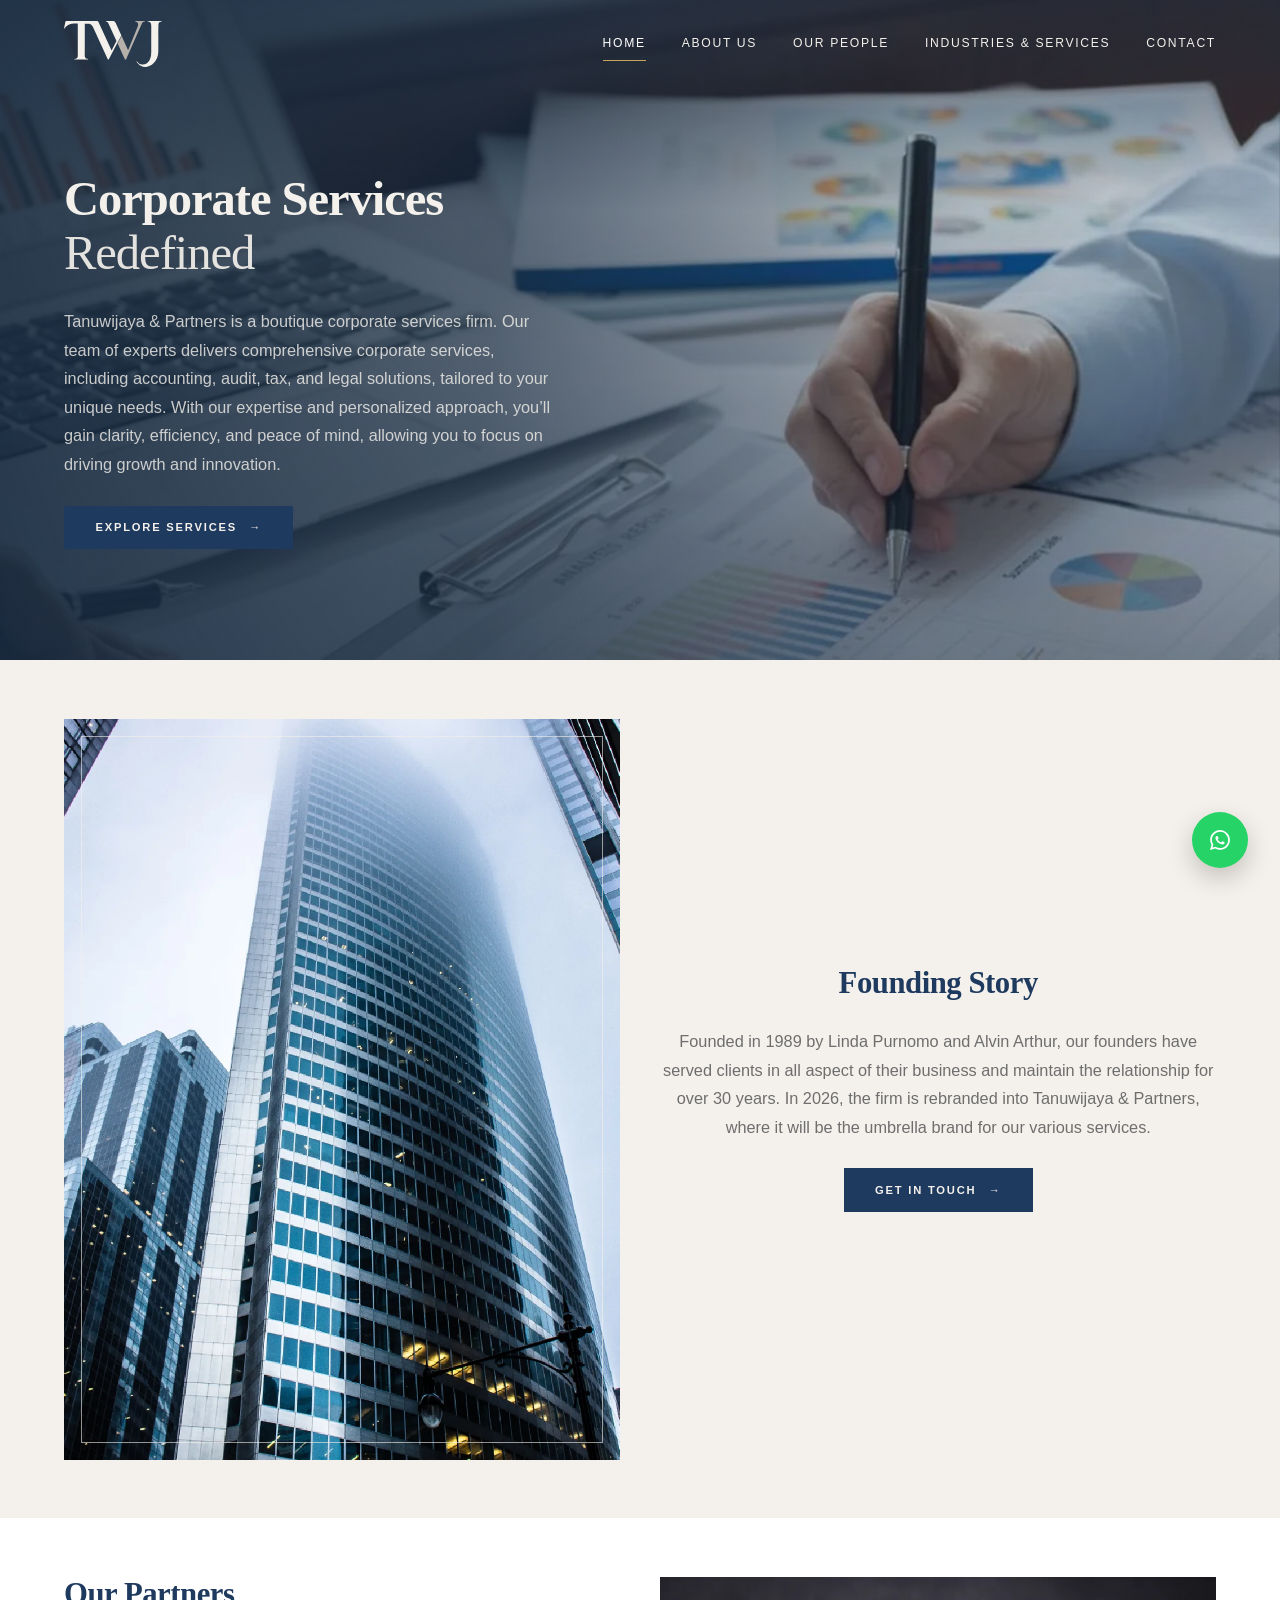
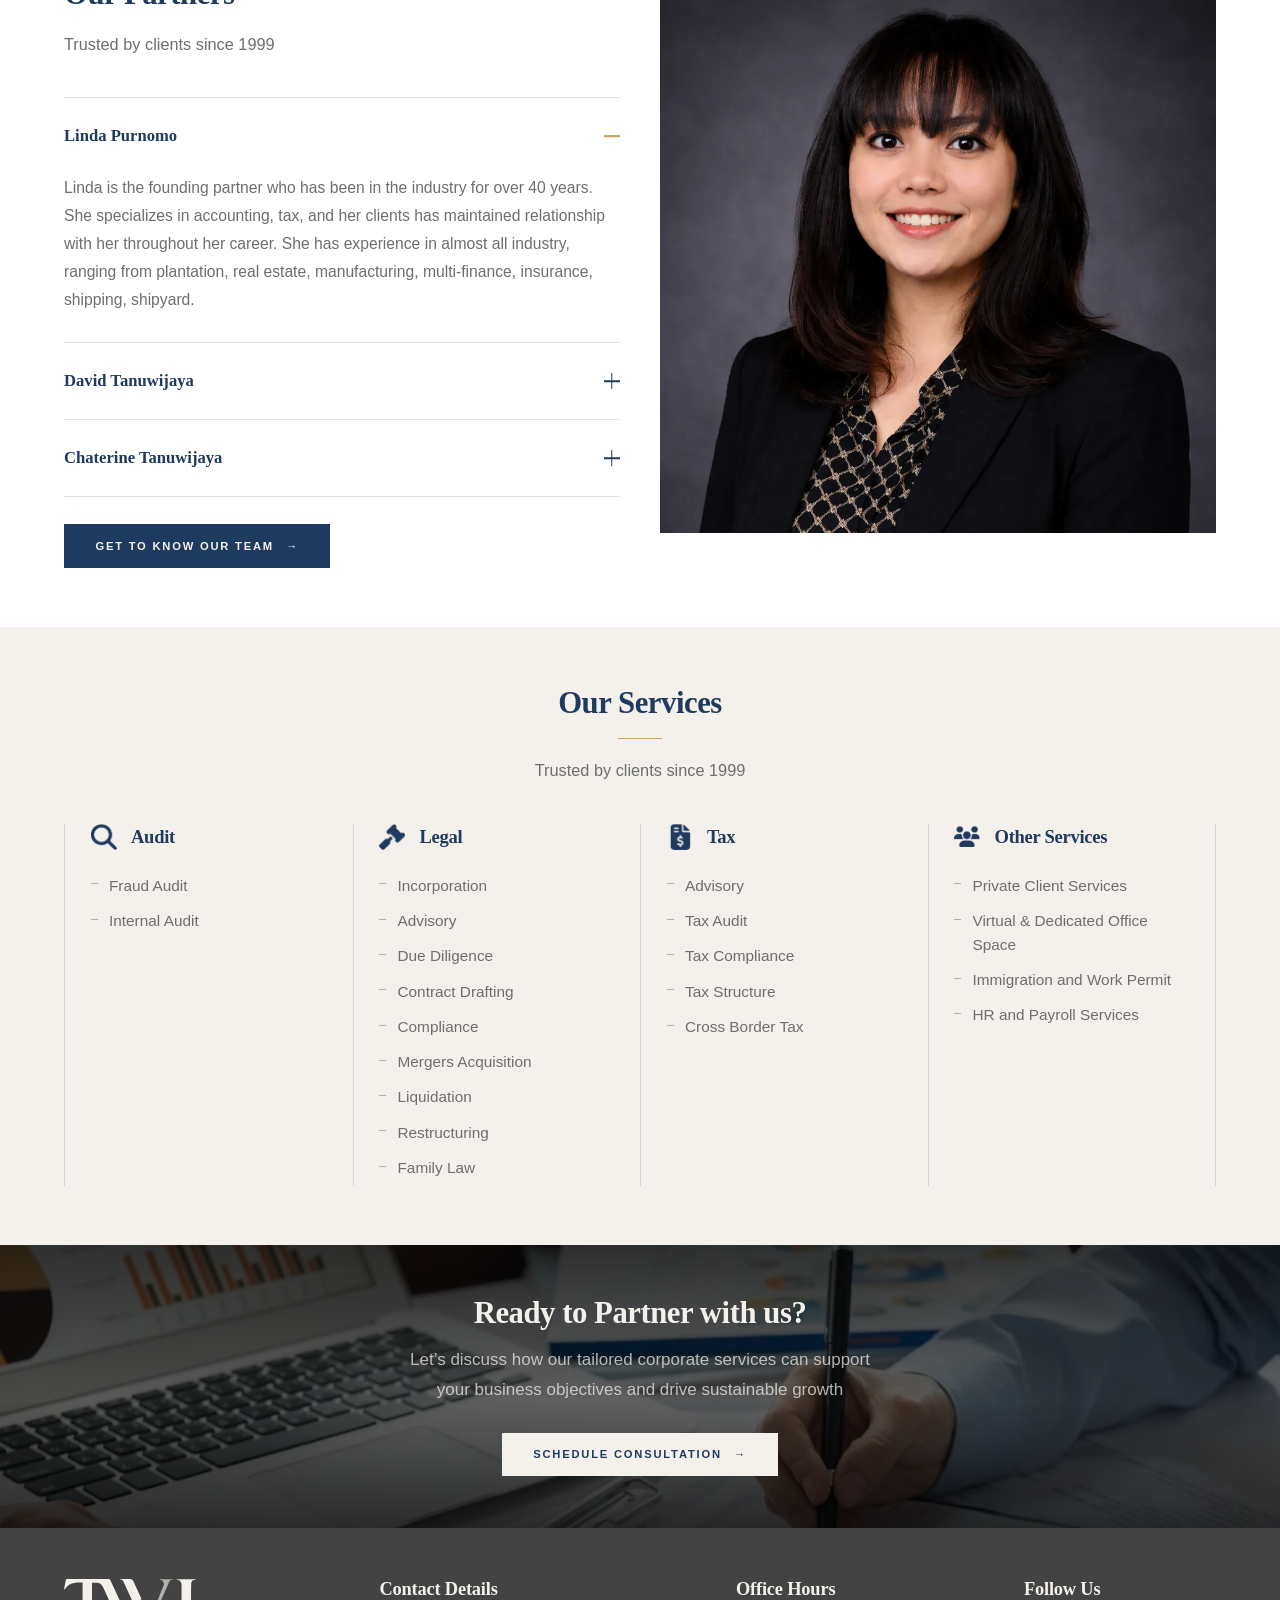
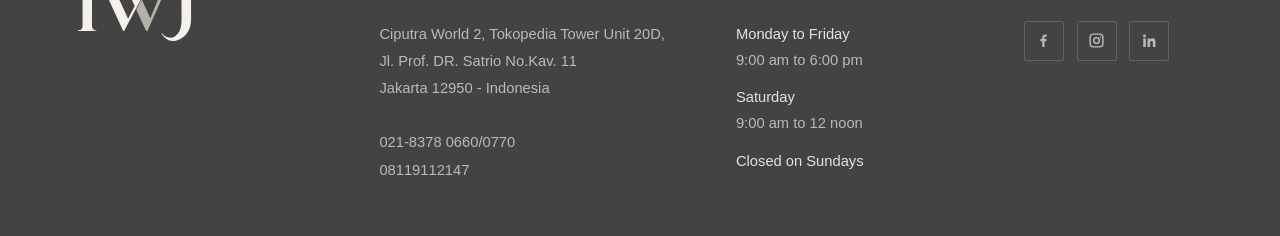
<file: index.html>
<!DOCTYPE html>
<html lang="en">
<head>
<meta charset="utf-8">
<meta http-equiv="Content-Security-Policy" content="default-src 'self'; script-src 'self'; style-src 'self' 'unsafe-inline' https://fonts.googleapis.com; font-src 'self' https://fonts.gstatic.com; img-src 'self' data:; connect-src 'none'; object-src 'none'; base-uri 'self'; form-action 'none'; upgrade-insecure-requests">
<meta name="viewport" content="width=device-width, initial-scale=1">
<title>Home - Tanuwijaya &amp; Partners</title>
<meta name="description" content="Tanuwijaya &amp; Partners is a boutique corporate services firm delivering accounting, audit, tax and legal solutions.">
<meta name="theme-color" content="#1F3A5F">
<link rel="icon" href="favicon.svg" type="image/svg+xml">
<meta property="og:type" content="website">
<meta property="og:title" content="Home - Tanuwijaya &amp; Partners">
<meta property="og:description" content="Tanuwijaya &amp; Partners is a boutique corporate services firm delivering accounting, audit, tax and legal solutions.">
<meta property="og:image" content="assets/img/hero/home.webp">
<link rel="preconnect" href="https://fonts.googleapis.com">
<link rel="preconnect" href="https://fonts.gstatic.com" crossorigin>
<link href="https://fonts.googleapis.com/css2?family=Noto+Sans:ital,wght@0,400;0,500;0,600;1,400&family=Noto+Serif:ital,wght@0,400;0,700;1,400&display=swap" rel="stylesheet">
<link rel="stylesheet" href="assets/css/style.css">
</head>
<body>
<a class="skip" href="#main">Skip to content</a>

<header class="header">
  <div class="shell">
    <a class="brand" href="index.html" aria-label="Tanuwijaya &amp; Partners — home">
      <span class="brand__mark">
        <img class="mark-light" src="assets/logo/mark-light.svg" alt="Tanuwijaya &amp; Partners" width="306" height="144">
        <img class="mark-dark" src="assets/logo/mark-navy.svg" alt="" aria-hidden="true" width="286" height="147">
      </span>
    </a>
    <nav class="nav" aria-label="Primary">
      <a href="index.html" aria-current="page">Home</a>
      <a href="about.html">About Us</a>
      <a href="our-people.html">Our People</a>
      <a href="industries-services.html">Industries &amp; Services</a>
      <a href="contact.html">Contact</a>
    </nav>
    <button class="burger" type="button" aria-expanded="false" aria-controls="drawer" aria-label="Open menu">
      <span></span><span></span><span></span>
    </button>
  </div>
</header>

<div class="drawer" id="drawer">
  <nav aria-label="Mobile">
      <a href="index.html" aria-current="page">Home</a>
      <a href="about.html">About Us</a>
      <a href="our-people.html">Our People</a>
      <a href="industries-services.html">Industries &amp; Services</a>
      <a href="contact.html">Contact</a>
  </nav>
  <div class="drawer__foot">
    Ciputra World 2, Tokopedia Tower Unit 20D,<br>
    Jl. Prof. DR. Satrio No.Kav. 11 Jakarta 12950 - Indonesia<br>
    <a href="tel:02183780660">021-8378 0660/0770</a>
  </div>
</div>
<main id="main">
<section class="hero">
  <div class="hero__media"><img src="assets/img/hero/home.webp" alt="Advisers reviewing financial reports with a client" fetchpriority="high" width="2000" height="1180"></div>
  <div class="hero__scrim"></div>
  <div class="shell hero__inner">
    <h1 data-reveal>Corporate Services<span class="thin">Redefined</span></h1>
    <p class="lead" data-reveal style="--d:120ms">Tanuwijaya &amp; Partners is a boutique corporate services firm. Our team of experts delivers comprehensive corporate services, including accounting, audit, tax, and legal solutions, tailored to your unique needs. With our expertise and personalized approach, you&rsquo;ll gain clarity, efficiency, and peace of mind, allowing you to focus on driving growth and innovation.</p>
    <div class="btn-row" data-reveal style="--d:220ms"><a class="btn" href="industries-services.html"><span>Explore Services</span><span class="arrow" aria-hidden="true">&#8594;</span></a></div>
  </div>
</section>

<section class="section section--luster" id="story">
  <div class="shell">
    <div class="duo duo--center">
      <div class="figure figure--inset" data-reveal>
        <img class="ratio-3x4" src="assets/img/section/building.webp" alt="Office towers in the Jakarta business district" loading="lazy" width="1100" height="1467">
      </div>
      <div class="duo__text">
        <h2 class="h2" data-reveal>Founding Story</h2>
        <p class="lead mt-m" data-reveal style="--d:80ms">Founded in 1989 by Linda Purnomo and Alvin Arthur, our founders have served clients in all aspect of their business and maintain the relationship for over 30 years. In 2026, the firm is rebranded into Tanuwijaya &amp; Partners, where it will be the umbrella brand for our various services.</p>
        <div class="btn-row" data-reveal><a class="btn btn--ghost" href="contact.html"><span>Get in touch</span><span class="arrow" aria-hidden="true">&#8594;</span></a></div>
      </div>
    </div>
  </div>
</section>

<section class="section section--white" data-partners>
  <div class="shell">
    <div class="duo duo--top">
      <div class="duo__text">
        <h2 class="h2" data-reveal>Our Partners</h2>
        <p class="lead mt-s" data-reveal style="--d:60ms">Trusted by clients since 1999</p>
        <div class="accordion mt-l" data-accordion data-reveal style="--d:120ms"><div class="acc__item">
        <button class="acc__btn" type="button" aria-expanded="true" aria-controls="p-linda" data-figure="linda" data-name="Linda Purnomo">
          <span>Linda Purnomo</span><span class="acc__sign" aria-hidden="true"></span>
        </button>
        <div class="acc__panel" id="p-linda"><div><p>Linda is the founding partner who has been in the industry for over 40 years. She specializes in accounting, tax, and her clients has maintained relationship with her throughout her career. She has experience in almost all industry, ranging from plantation, real estate, manufacturing, multi-finance, insurance, shipping, shipyard.</p></div></div>
      </div><div class="acc__item">
        <button class="acc__btn" type="button" aria-expanded="false" aria-controls="p-david" data-figure="david" data-name="David Tanuwijaya">
          <span>David Tanuwijaya</span><span class="acc__sign" aria-hidden="true"></span>
        </button>
        <div class="acc__panel" id="p-david"><div><p>David is based in Jakarta and leads the firm&rsquo;s focus on creating values for clients' organization. Before becoming managing partner, David has worked for big four accounting firms (Pricewaterhouse Coopers and Ernst &amp; Young) and as a manager in prominent multinational and conglomerate firms such as Credit Suisse, Royal Dutch Shell, and Sinarmas group. He has worked in Indonesia, UK and Switzerland. He has a Master of Business Administration degree from Manchester Business School. David is a Certified Public Accountant (CPA), Certified Financial Investigator (CFI), Chartered Accountant (CA) and a member of The Institute of Public Accountant (IAPI) David holds a Capital Market License from OJK.</p></div></div>
      </div><div class="acc__item">
        <button class="acc__btn" type="button" aria-expanded="false" aria-controls="p-chaterine" data-figure="chaterine" data-name="Chaterine Tanuwijaya">
          <span>Chaterine Tanuwijaya</span><span class="acc__sign" aria-hidden="true"></span>
        </button>
        <div class="acc__panel" id="p-chaterine"><div><p>Catherine advise foreign investment and local companies, representative office, permanent establishment and foundations. She also specializes in private clients (HNWI and UHNWI), both local and foreign. Prior to joining the family firm, she has worked for a major law-firm in Jakarta and Singapore where she handled matters related to investment, joint venture, M&amp;A and aviation. She now leads the tax practice of the firm. She holds a bachelor degree in Law from the University of Indonesia and a Master of International Tax Law degree from International Tax Center Leiden, the Netherlands. Chaterine is admitted to bar (PERADI) in Indonesia, a Certified Tax Consultant (KP A &amp; B), Certified Legal Auditor (CLA), and member of Ikatan Konsultan Pajak Indonesia (IKPI).</p></div></div>
      </div></div>
        <div class="btn-row" data-reveal><a class="btn btn--ghost" href="our-people.html"><span>Get to know our team</span><span class="arrow" aria-hidden="true">&#8594;</span></a></div>
      </div>
      <div class="partner-figure" data-reveal style="--d:120ms">
        <div class="partner-figure__img"><img data-figure-target="linda" class="is-active" src="assets/img/people/linda-purnomo.webp" alt="Linda Purnomo" loading="lazy"><img data-figure-target="david" class="" src="assets/img/people/david-tanuwijaya.webp" alt="David Tanuwijaya" loading="lazy"><div class="partner-figure__placeholder" data-figure-target="chaterine"><b>CT</b></div></div>
      </div>
    </div>
  </div>
</section>

<section class="section section--luster" id="services">
  <div class="shell">
    <div class="sec-head" data-reveal><h2 class="h2">Our Services</h2><p>Trusted by clients since 1999</p></div>
    <div class="svc-row"><div class="svc" data-reveal>
        <div class="svc__head"><span class="svc__icon"><img src="assets/img/icons/audit.png" alt="" aria-hidden="true" loading="lazy"></span><h3>Audit</h3></div>
        <ul><li>Fraud Audit</li><li>Internal Audit</li></ul>
      </div><div class="svc" data-reveal>
        <div class="svc__head"><span class="svc__icon"><img src="assets/img/icons/legal.png" alt="" aria-hidden="true" loading="lazy"></span><h3>Legal</h3></div>
        <ul><li>Incorporation</li><li>Advisory</li><li>Due Diligence</li><li>Contract Drafting</li><li>Compliance</li><li>Mergers Acquisition</li><li>Liquidation</li><li>Restructuring</li><li>Family Law</li></ul>
      </div><div class="svc" data-reveal>
        <div class="svc__head"><span class="svc__icon"><img src="assets/img/icons/tax.png" alt="" aria-hidden="true" loading="lazy"></span><h3>Tax</h3></div>
        <ul><li>Advisory</li><li>Tax Audit</li><li>Tax Compliance</li><li>Tax Structure</li><li>Cross Border Tax</li></ul>
      </div><div class="svc" data-reveal>
        <div class="svc__head"><span class="svc__icon"><img src="assets/img/icons/other-services.png" alt="" aria-hidden="true" loading="lazy"></span><h3>Other Services</h3></div>
        <ul><li>Private Client Services</li><li>Virtual &amp; Dedicated Office Space</li><li>Immigration and Work Permit</li><li>HR and Payroll Services</li></ul>
      </div></div>
  </div>
</section>

<section class="cta">
  <div class="cta__bg"><img src="assets/img/section/cta-band.webp" alt="" aria-hidden="true" loading="lazy" width="1840" height="520"></div>
  <div class="shell">
    <h2 class="h2" data-reveal>Ready to Partner with us?</h2>
    <p data-reveal style="--d:80ms">Let&rsquo;s discuss how our tailored corporate services can support your business objectives and drive sustainable growth</p>
    <div class="btn-row" data-reveal style="--d:160ms"><a class="btn btn--solidLight" href="contact.html"><span>Schedule Consultation</span><span class="arrow" aria-hidden="true">&#8594;</span></a></div>
  </div>
</section>
</main>
<footer class="footer">
  <div class="shell">
    <div class="footer__grid">
      <div class="footer__brand">
        <img src="assets/logo/mark-light.svg" alt="Tanuwijaya &amp; Partners" width="306" height="144">
      </div>
      <div>
        <h4>Contact Details</h4>
        <address>
          <a href="https://maps.app.goo.gl/C3ZMcoL4oCy52hBF6" target="_blank" rel="noopener">Ciputra World 2, Tokopedia Tower Unit 20D,<br>
          Jl. Prof. DR. Satrio No.Kav. 11<br>
          Jakarta 12950 - Indonesia</a><br><br>
          <a href="tel:02183780660">021-8378 0660/0770</a><br>
          <a href="https://wa.me/628119112147">08119112147</a>
        </address>
      </div>
      <div>
        <h4>Office Hours</h4>
        <dl class="footer__hours">
          <dt>Monday to Friday</dt><dd>9:00 am to 6:00 pm</dd>
          <dt>Saturday</dt><dd>9:00 am to 12 noon</dd>
          <dt>Closed on Sundays</dt><dd></dd>
        </dl>
      </div>
      <div>
        <h4>Follow Us</h4>
        <div class="social">
          <a href="https://www.facebook.com" target="_blank" rel="noopener" aria-label="Facebook"><svg viewBox="0 0 24 24" aria-hidden="true"><path d="M13.4 21v-8h2.7l.4-3.1h-3.1V7.9c0-.9.25-1.5 1.55-1.5h1.65V3.6c-.29-.04-1.27-.12-2.41-.12-2.38 0-4.01 1.45-4.01 4.12v2.3H7.5V13h2.68v8z"/></svg></a>
          <a href="https://www.instagram.com" target="_blank" rel="noopener" aria-label="Instagram"><svg viewBox="0 0 24 24" aria-hidden="true"><path fill-rule="evenodd" d="M7.6 2h8.8A5.6 5.6 0 0 1 22 7.6v8.8a5.6 5.6 0 0 1-5.6 5.6H7.6A5.6 5.6 0 0 1 2 16.4V7.6A5.6 5.6 0 0 1 7.6 2zm0 2A3.6 3.6 0 0 0 4 7.6v8.8A3.6 3.6 0 0 0 7.6 20h8.8a3.6 3.6 0 0 0 3.6-3.6V7.6A3.6 3.6 0 0 0 16.4 4zM12 7a5 5 0 1 1 0 10 5 5 0 0 1 0-10zm0 2a3 3 0 1 0 0 6 3 3 0 0 0 0-6zm5.6-2.7a1.1 1.1 0 1 1 0 2.2 1.1 1.1 0 0 1 0-2.2z"/></svg></a>
          <a href="https://www.linkedin.com" target="_blank" rel="noopener" aria-label="LinkedIn"><svg viewBox="0 0 24 24" aria-hidden="true"><path d="M5 3.4a2.1 2.1 0 1 1 0 4.2 2.1 2.1 0 0 1 0-4.2zM3.2 9.2h3.6V21H3.2zM9.2 9.2h3.45v1.6h.05c.48-.9 1.65-1.85 3.4-1.85 3.63 0 4.3 2.2 4.3 5.05V21h-3.6v-5.35c0-1.28-.02-2.92-1.8-2.92-1.8 0-2.08 1.39-2.08 2.83V21H9.2z"/></svg></a>
        </div>
      </div>
    </div>
  </div>
</footer>

<a class="wa" href="https://wa.me/628119112147" target="_blank" rel="noopener" aria-label="Chat on WhatsApp"><svg viewBox="0 0 24 24" aria-hidden="true"><path d="M12.04 2C6.6 2 2.16 6.44 2.16 11.9c0 1.75.46 3.45 1.33 4.95L2 22l5.3-1.38a9.87 9.87 0 0 0 4.73 1.2c5.46 0 9.9-4.44 9.9-9.9 0-2.64-1.03-5.13-2.9-7A9.82 9.82 0 0 0 12.04 2zm0 1.8c2.16 0 4.2.85 5.73 2.38a8.06 8.06 0 0 1 2.37 5.73c0 4.47-3.63 8.1-8.1 8.1a8.1 8.1 0 0 1-4.13-1.13l-.3-.18-3.07.8.82-3-.2-.31a8.03 8.03 0 0 1-1.23-4.29c0-4.47 3.64-8.1 8.11-8.1zm-3.2 4.1c-.15 0-.4.06-.6.29-.21.23-.8.78-.8 1.9s.82 2.2.93 2.36c.11.15 1.6 2.44 3.88 3.42.54.23.96.37 1.29.48.54.17 1.04.15 1.43.09.44-.07 1.34-.55 1.53-1.08.19-.53.19-.99.13-1.08-.06-.09-.21-.15-.44-.26-.23-.11-1.34-.66-1.55-.74-.21-.08-.36-.11-.5.11-.15.23-.58.74-.71.89-.13.15-.26.17-.49.06-.23-.12-.96-.36-1.83-1.13-.68-.6-1.13-1.35-1.27-1.58-.13-.23-.01-.35.1-.47.1-.1.23-.26.34-.4.11-.13.15-.23.23-.38.08-.15.04-.29-.02-.4-.06-.12-.5-1.23-.7-1.68-.18-.44-.37-.38-.5-.39h-.43z"/></svg></a>
<script src="assets/js/main.js"></script>
</body>
</html>
</file>
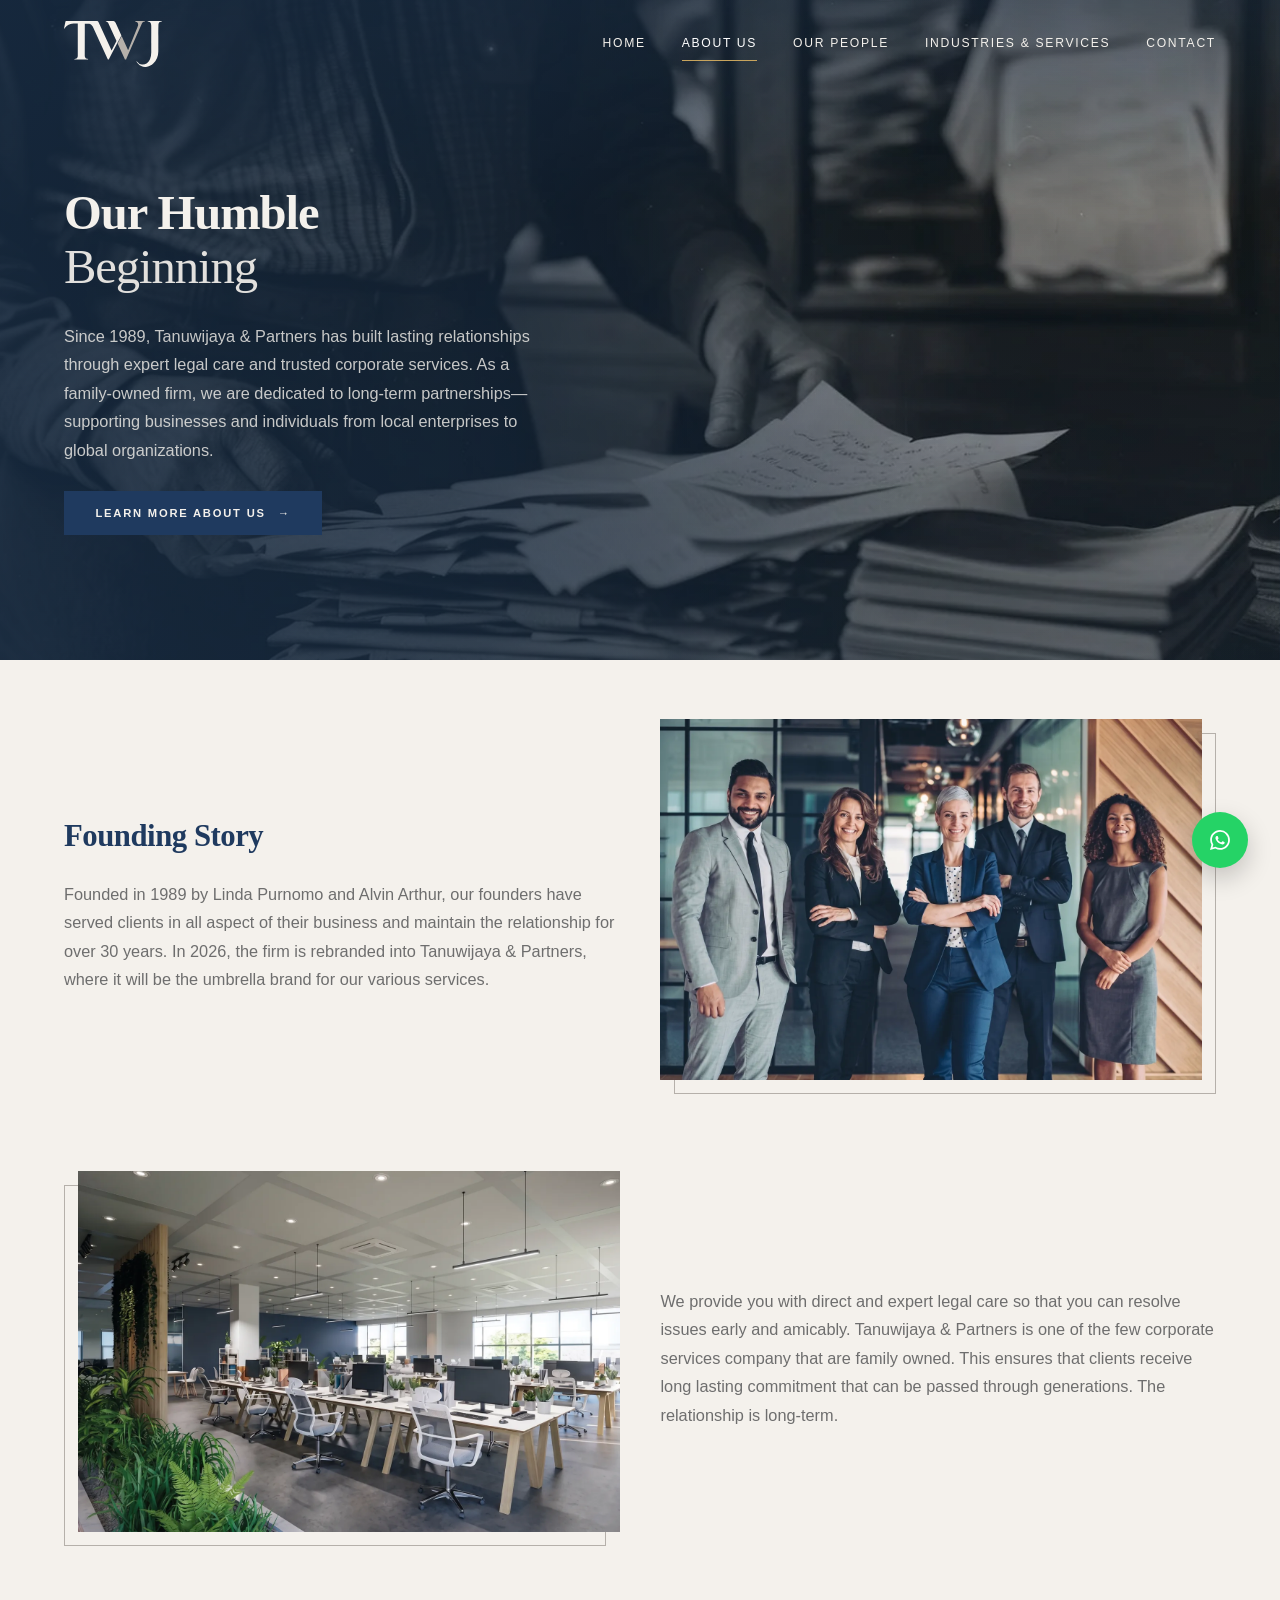
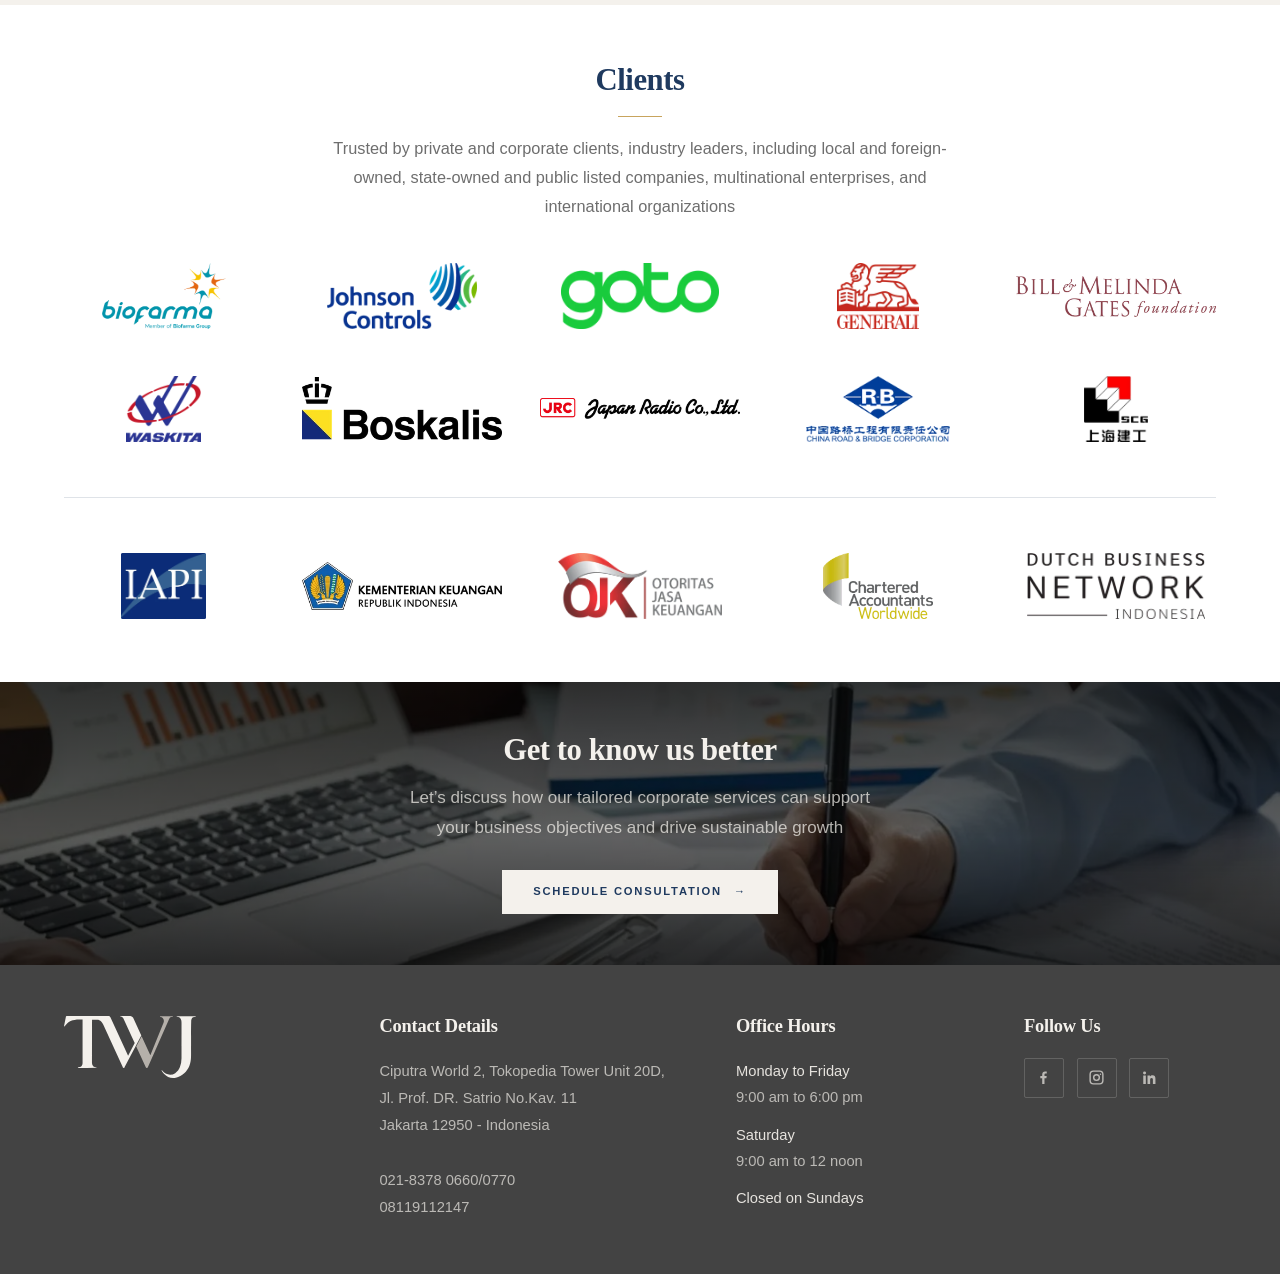
<file: about.html>
<!DOCTYPE html>
<html lang="en">
<head>
<meta charset="utf-8">
<meta http-equiv="Content-Security-Policy" content="default-src 'self'; script-src 'self'; style-src 'self' 'unsafe-inline' https://fonts.googleapis.com; font-src 'self' https://fonts.gstatic.com; img-src 'self' data:; connect-src 'none'; object-src 'none'; base-uri 'self'; form-action 'none'; upgrade-insecure-requests">
<meta name="viewport" content="width=device-width, initial-scale=1">
<title>About Us - Tanuwijaya &amp; Partners</title>
<meta name="description" content="Since 1989, Tanuwijaya &amp; Partners has built lasting relationships through expert care and trusted corporate services.">
<meta name="theme-color" content="#1F3A5F">
<link rel="icon" href="favicon.svg" type="image/svg+xml">
<meta property="og:type" content="website">
<meta property="og:title" content="About Us - Tanuwijaya &amp; Partners">
<meta property="og:description" content="Since 1989, Tanuwijaya &amp; Partners has built lasting relationships through expert care and trusted corporate services.">
<meta property="og:image" content="assets/img/hero/home.webp">
<link rel="preconnect" href="https://fonts.googleapis.com">
<link rel="preconnect" href="https://fonts.gstatic.com" crossorigin>
<link href="https://fonts.googleapis.com/css2?family=Noto+Sans:ital,wght@0,400;0,500;0,600;1,400&family=Noto+Serif:ital,wght@0,400;0,700;1,400&display=swap" rel="stylesheet">
<link rel="stylesheet" href="assets/css/style.css">
</head>
<body>
<a class="skip" href="#main">Skip to content</a>

<header class="header">
  <div class="shell">
    <a class="brand" href="index.html" aria-label="Tanuwijaya &amp; Partners — home">
      <span class="brand__mark">
        <img class="mark-light" src="assets/logo/mark-light.svg" alt="Tanuwijaya &amp; Partners" width="306" height="144">
        <img class="mark-dark" src="assets/logo/mark-navy.svg" alt="" aria-hidden="true" width="286" height="147">
      </span>
    </a>
    <nav class="nav" aria-label="Primary">
      <a href="index.html">Home</a>
      <a href="about.html" aria-current="page">About Us</a>
      <a href="our-people.html">Our People</a>
      <a href="industries-services.html">Industries &amp; Services</a>
      <a href="contact.html">Contact</a>
    </nav>
    <button class="burger" type="button" aria-expanded="false" aria-controls="drawer" aria-label="Open menu">
      <span></span><span></span><span></span>
    </button>
  </div>
</header>

<div class="drawer" id="drawer">
  <nav aria-label="Mobile">
      <a href="index.html">Home</a>
      <a href="about.html" aria-current="page">About Us</a>
      <a href="our-people.html">Our People</a>
      <a href="industries-services.html">Industries &amp; Services</a>
      <a href="contact.html">Contact</a>
  </nav>
  <div class="drawer__foot">
    Ciputra World 2, Tokopedia Tower Unit 20D,<br>
    Jl. Prof. DR. Satrio No.Kav. 11 Jakarta 12950 - Indonesia<br>
    <a href="tel:02183780660">021-8378 0660/0770</a>
  </div>
</div>
<main id="main">
<section class="hero">
  <div class="hero__media"><img src="assets/img/hero/about.webp" alt="Office facade in the Jakarta business district" fetchpriority="high" width="2000" height="1180"></div>
  <div class="hero__scrim"></div>
  <div class="shell hero__inner">
    <h1 data-reveal>Our Humble<span class="thin">Beginning</span></h1>
    <p class="lead" data-reveal style="--d:120ms">Since 1989, Tanuwijaya &amp; Partners has built lasting relationships through expert legal care and trusted corporate services. As a family-owned firm, we are dedicated to long-term partnerships&mdash;supporting businesses and individuals from local enterprises to global organizations.</p>
    <div class="btn-row" data-reveal style="--d:220ms"><a class="btn" href="#story"><span>Learn more about us</span><span class="arrow" aria-hidden="true">&#8594;</span></a></div>
  </div>
</section>

<section class="section section--luster" id="story">
  <div class="shell">
    <div class="duo">
      <div class="duo__text">
        <h2 class="h2" data-reveal>Founding Story</h2>
        <p class="lead mt-m" data-reveal style="--d:80ms">Founded in 1989 by Linda Purnomo and Alvin Arthur, our founders have served clients in all aspect of their business and maintain the relationship for over 30 years. In 2026, the firm is rebranded into Tanuwijaya &amp; Partners, where it will be the umbrella brand for our various services.</p>
      </div>
      <div class="figure figure--layered" data-reveal style="--d:120ms">
        <img class="ratio-3x2" src="assets/img/section/founding.webp" alt="The Tanuwijaya &amp; Partners team" loading="lazy" width="1500" height="1000">
      </div>
    </div>
    <div class="duo duo--flip mt-l" style="margin-top:clamp(3rem,6vw,5.5rem)">
      <div class="duo__text">
        <p class="lead" data-reveal>We provide you with direct and expert legal care so that you can resolve issues early and amicably. Tanuwijaya &amp; Partners is one of the few corporate services company that are family owned. This ensures that clients receive long lasting commitment that can be passed through generations. The relationship is long-term.</p>
      </div>
      <div class="figure figure--layered figure--mirror" data-reveal style="--d:120ms">
        <img class="ratio-3x2" src="assets/img/section/office.webp" alt="The Tanuwijaya &amp; Partners office" loading="lazy" width="1500" height="1000">
      </div>
    </div>
  </div>
</section>

<section class="section section--white" id="clients">
  <div class="shell">
    <div class="sec-head" data-reveal><h2 class="h2">Clients</h2><p>Trusted by private and corporate clients, industry leaders, including local and foreign-owned, state-owned and public listed companies, multinational enterprises, and international organizations</p></div>
    <div class="clients"><div class="clients__cell" data-reveal><img src="assets/img/clients/biofarma.webp" alt="Bio Farma" loading="lazy"></div><div class="clients__cell" data-reveal><img src="assets/img/clients/johnson-controls.webp" alt="Johnson Controls" loading="lazy"></div><div class="clients__cell" data-reveal><img src="assets/img/clients/goto.webp" alt="GoTo" loading="lazy"></div><div class="clients__cell" data-reveal><img src="assets/img/clients/generali.webp" alt="Generali" loading="lazy"></div><div class="clients__cell" data-reveal><img src="assets/img/clients/bill-and-melinda-gates-foundation.webp" alt="Bill &amp; Melinda Gates Foundation" loading="lazy"></div><div class="clients__cell" data-reveal><img src="assets/img/clients/waskita.webp" alt="Waskita" loading="lazy"></div><div class="clients__cell" data-reveal><img src="assets/img/clients/boskalis.webp" alt="Boskalis" loading="lazy"></div><div class="clients__cell" data-reveal><img src="assets/img/clients/japan-radio-co-ltd.webp" alt="Japan Radio Co. Ltd" loading="lazy"></div><div class="clients__cell" data-reveal><img src="assets/img/clients/crbc.webp" alt="China Road and Bridge Corporation" loading="lazy"></div><div class="clients__cell" data-reveal><img src="assets/img/clients/scg.webp" alt="SCG" loading="lazy"></div></div>
    <div class="clients"><div class="clients__cell" data-reveal><img src="assets/img/clients/iapi.webp" alt="Institut Akuntan Publik Indonesia" loading="lazy"></div><div class="clients__cell" data-reveal><img src="assets/img/clients/kemenkeu.webp" alt="Kementerian Keuangan Republik Indonesia" loading="lazy"></div><div class="clients__cell" data-reveal><img src="assets/img/clients/ojk.webp" alt="Otoritas Jasa Keuangan" loading="lazy"></div><div class="clients__cell" data-reveal><img src="assets/img/clients/caw.webp" alt="Chartered Accountants Worldwide" loading="lazy"></div><div class="clients__cell" data-reveal><img src="assets/img/clients/dbni.webp" alt="Dutch Business Network Indonesia" loading="lazy"></div></div>
  </div>
</section>

<section class="cta">
  <div class="cta__bg"><img src="assets/img/section/cta-band.webp" alt="" aria-hidden="true" loading="lazy" width="1840" height="520"></div>
  <div class="shell">
    <h2 class="h2" data-reveal>Get to know us better</h2>
    <p data-reveal style="--d:80ms">Let&rsquo;s discuss how our tailored corporate services can support your business objectives and drive sustainable growth</p>
    <div class="btn-row" data-reveal style="--d:160ms"><a class="btn btn--solidLight" href="contact.html"><span>Schedule Consultation</span><span class="arrow" aria-hidden="true">&#8594;</span></a></div>
  </div>
</section>
</main>
<footer class="footer">
  <div class="shell">
    <div class="footer__grid">
      <div class="footer__brand">
        <img src="assets/logo/mark-light.svg" alt="Tanuwijaya &amp; Partners" width="306" height="144">
      </div>
      <div>
        <h4>Contact Details</h4>
        <address>
          <a href="https://maps.app.goo.gl/C3ZMcoL4oCy52hBF6" target="_blank" rel="noopener">Ciputra World 2, Tokopedia Tower Unit 20D,<br>
          Jl. Prof. DR. Satrio No.Kav. 11<br>
          Jakarta 12950 - Indonesia</a><br><br>
          <a href="tel:02183780660">021-8378 0660/0770</a><br>
          <a href="https://wa.me/628119112147">08119112147</a>
        </address>
      </div>
      <div>
        <h4>Office Hours</h4>
        <dl class="footer__hours">
          <dt>Monday to Friday</dt><dd>9:00 am to 6:00 pm</dd>
          <dt>Saturday</dt><dd>9:00 am to 12 noon</dd>
          <dt>Closed on Sundays</dt><dd></dd>
        </dl>
      </div>
      <div>
        <h4>Follow Us</h4>
        <div class="social">
          <a href="https://www.facebook.com" target="_blank" rel="noopener" aria-label="Facebook"><svg viewBox="0 0 24 24" aria-hidden="true"><path d="M13.4 21v-8h2.7l.4-3.1h-3.1V7.9c0-.9.25-1.5 1.55-1.5h1.65V3.6c-.29-.04-1.27-.12-2.41-.12-2.38 0-4.01 1.45-4.01 4.12v2.3H7.5V13h2.68v8z"/></svg></a>
          <a href="https://www.instagram.com" target="_blank" rel="noopener" aria-label="Instagram"><svg viewBox="0 0 24 24" aria-hidden="true"><path fill-rule="evenodd" d="M7.6 2h8.8A5.6 5.6 0 0 1 22 7.6v8.8a5.6 5.6 0 0 1-5.6 5.6H7.6A5.6 5.6 0 0 1 2 16.4V7.6A5.6 5.6 0 0 1 7.6 2zm0 2A3.6 3.6 0 0 0 4 7.6v8.8A3.6 3.6 0 0 0 7.6 20h8.8a3.6 3.6 0 0 0 3.6-3.6V7.6A3.6 3.6 0 0 0 16.4 4zM12 7a5 5 0 1 1 0 10 5 5 0 0 1 0-10zm0 2a3 3 0 1 0 0 6 3 3 0 0 0 0-6zm5.6-2.7a1.1 1.1 0 1 1 0 2.2 1.1 1.1 0 0 1 0-2.2z"/></svg></a>
          <a href="https://www.linkedin.com" target="_blank" rel="noopener" aria-label="LinkedIn"><svg viewBox="0 0 24 24" aria-hidden="true"><path d="M5 3.4a2.1 2.1 0 1 1 0 4.2 2.1 2.1 0 0 1 0-4.2zM3.2 9.2h3.6V21H3.2zM9.2 9.2h3.45v1.6h.05c.48-.9 1.65-1.85 3.4-1.85 3.63 0 4.3 2.2 4.3 5.05V21h-3.6v-5.35c0-1.28-.02-2.92-1.8-2.92-1.8 0-2.08 1.39-2.08 2.83V21H9.2z"/></svg></a>
        </div>
      </div>
    </div>
  </div>
</footer>

<a class="wa" href="https://wa.me/628119112147" target="_blank" rel="noopener" aria-label="Chat on WhatsApp"><svg viewBox="0 0 24 24" aria-hidden="true"><path d="M12.04 2C6.6 2 2.16 6.44 2.16 11.9c0 1.75.46 3.45 1.33 4.95L2 22l5.3-1.38a9.87 9.87 0 0 0 4.73 1.2c5.46 0 9.9-4.44 9.9-9.9 0-2.64-1.03-5.13-2.9-7A9.82 9.82 0 0 0 12.04 2zm0 1.8c2.16 0 4.2.85 5.73 2.38a8.06 8.06 0 0 1 2.37 5.73c0 4.47-3.63 8.1-8.1 8.1a8.1 8.1 0 0 1-4.13-1.13l-.3-.18-3.07.8.82-3-.2-.31a8.03 8.03 0 0 1-1.23-4.29c0-4.47 3.64-8.1 8.11-8.1zm-3.2 4.1c-.15 0-.4.06-.6.29-.21.23-.8.78-.8 1.9s.82 2.2.93 2.36c.11.15 1.6 2.44 3.88 3.42.54.23.96.37 1.29.48.54.17 1.04.15 1.43.09.44-.07 1.34-.55 1.53-1.08.19-.53.19-.99.13-1.08-.06-.09-.21-.15-.44-.26-.23-.11-1.34-.66-1.55-.74-.21-.08-.36-.11-.5.11-.15.23-.58.74-.71.89-.13.15-.26.17-.49.06-.23-.12-.96-.36-1.83-1.13-.68-.6-1.13-1.35-1.27-1.58-.13-.23-.01-.35.1-.47.1-.1.23-.26.34-.4.11-.13.15-.23.23-.38.08-.15.04-.29-.02-.4-.06-.12-.5-1.23-.7-1.68-.18-.44-.37-.38-.5-.39h-.43z"/></svg></a>
<script src="assets/js/main.js"></script>
</body>
</html>
</file>
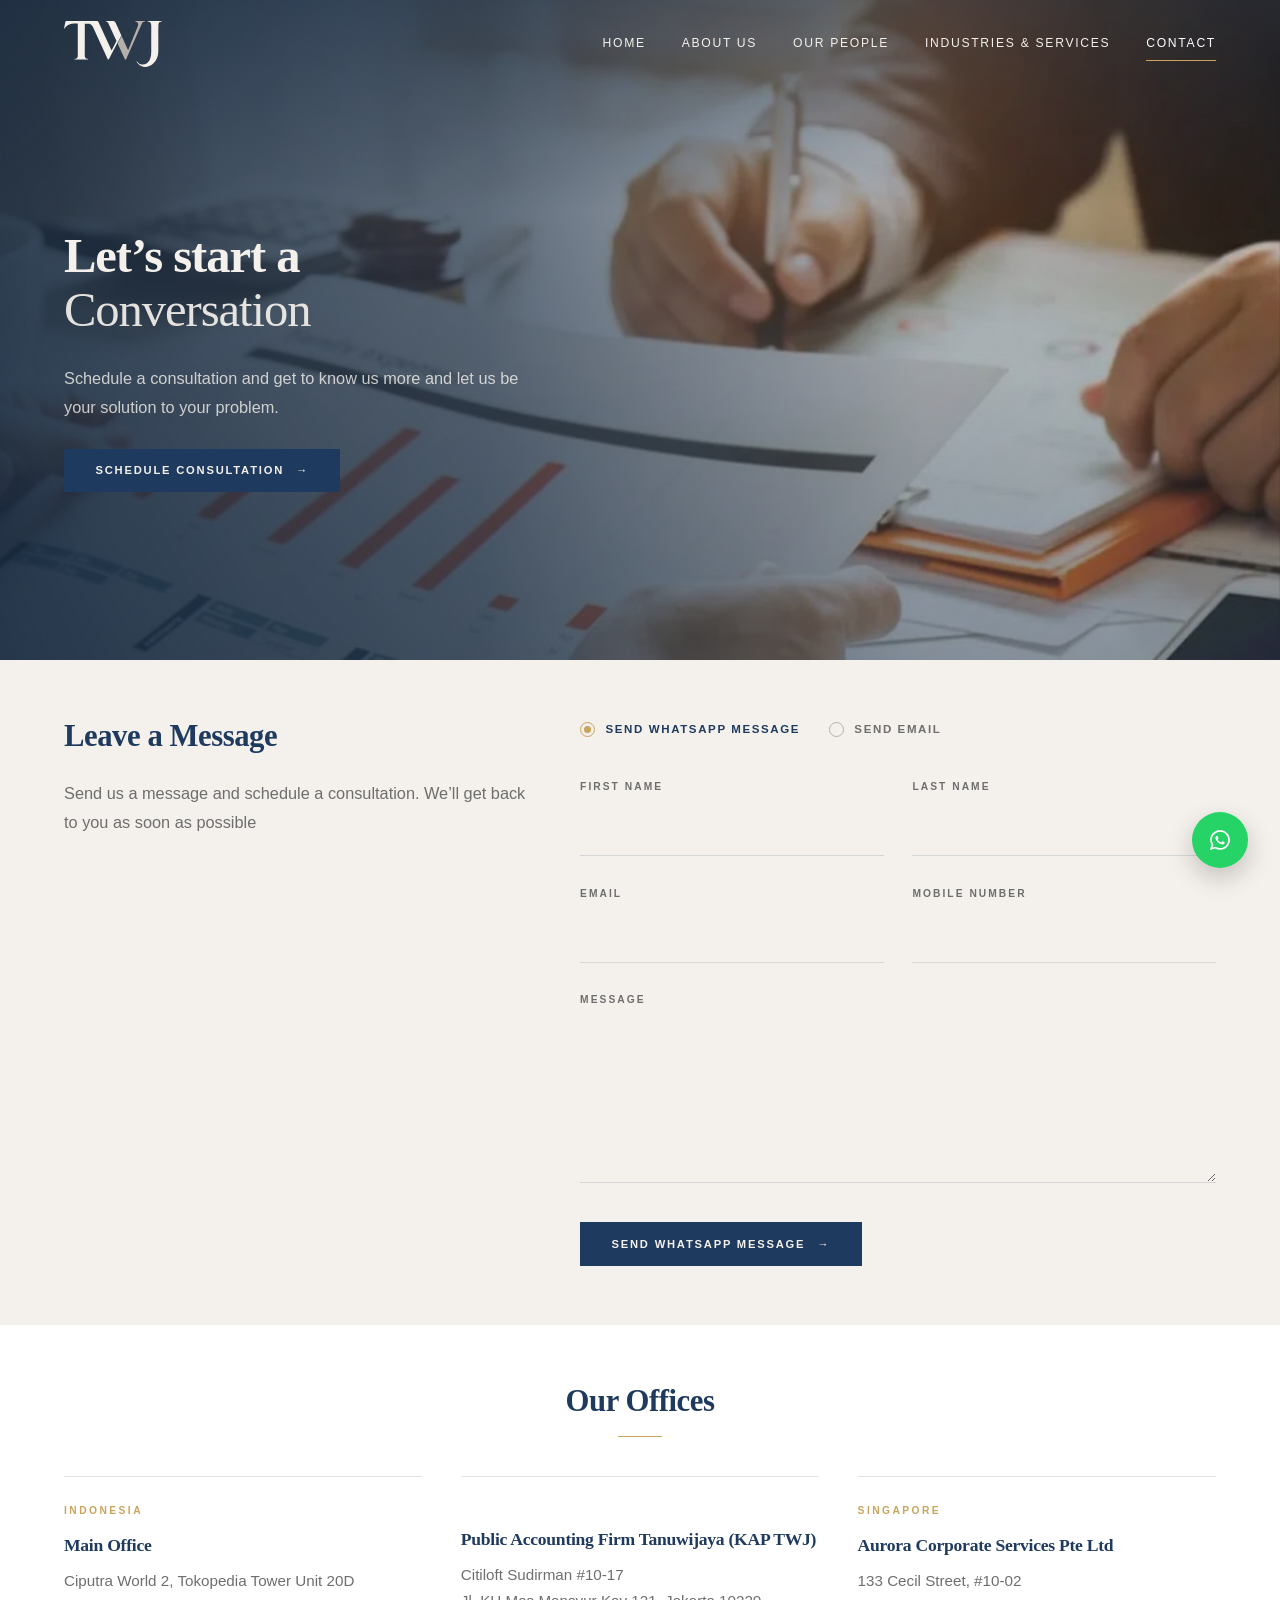
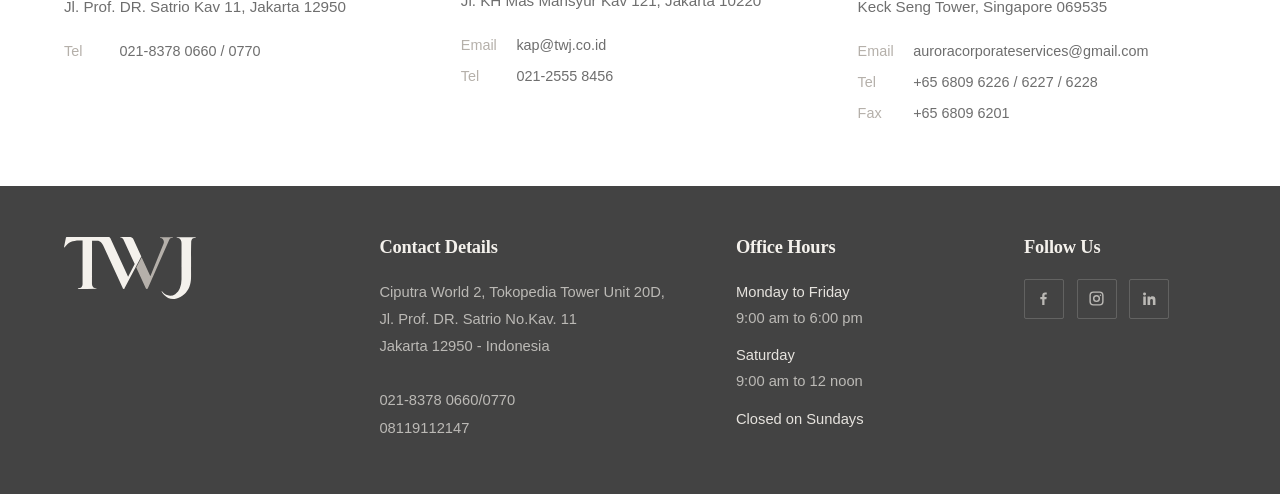
<file: contact.html>
<!DOCTYPE html>
<html lang="en">
<head>
<meta charset="utf-8">
<meta http-equiv="Content-Security-Policy" content="default-src 'self'; script-src 'self'; style-src 'self' 'unsafe-inline' https://fonts.googleapis.com; font-src 'self' https://fonts.gstatic.com; img-src 'self' data:; connect-src 'none'; object-src 'none'; base-uri 'self'; form-action 'none'; upgrade-insecure-requests">
<meta name="viewport" content="width=device-width, initial-scale=1">
<title>Contact - Tanuwijaya &amp; Partners</title>
<meta name="description" content="Schedule a consultation with Tanuwijaya &amp; Partners &mdash; offices in Jakarta and Singapore.">
<meta name="theme-color" content="#1F3A5F">
<link rel="icon" href="favicon.svg" type="image/svg+xml">
<meta property="og:type" content="website">
<meta property="og:title" content="Contact - Tanuwijaya &amp; Partners">
<meta property="og:description" content="Schedule a consultation with Tanuwijaya &amp; Partners &mdash; offices in Jakarta and Singapore.">
<meta property="og:image" content="assets/img/hero/home.webp">
<link rel="preconnect" href="https://fonts.googleapis.com">
<link rel="preconnect" href="https://fonts.gstatic.com" crossorigin>
<link href="https://fonts.googleapis.com/css2?family=Noto+Sans:ital,wght@0,400;0,500;0,600;1,400&family=Noto+Serif:ital,wght@0,400;0,700;1,400&display=swap" rel="stylesheet">
<link rel="stylesheet" href="assets/css/style.css">
</head>
<body>
<a class="skip" href="#main">Skip to content</a>

<header class="header">
  <div class="shell">
    <a class="brand" href="index.html" aria-label="Tanuwijaya &amp; Partners — home">
      <span class="brand__mark">
        <img class="mark-light" src="assets/logo/mark-light.svg" alt="Tanuwijaya &amp; Partners" width="306" height="144">
        <img class="mark-dark" src="assets/logo/mark-navy.svg" alt="" aria-hidden="true" width="286" height="147">
      </span>
    </a>
    <nav class="nav" aria-label="Primary">
      <a href="index.html">Home</a>
      <a href="about.html">About Us</a>
      <a href="our-people.html">Our People</a>
      <a href="industries-services.html">Industries &amp; Services</a>
      <a href="contact.html" aria-current="page">Contact</a>
    </nav>
    <button class="burger" type="button" aria-expanded="false" aria-controls="drawer" aria-label="Open menu">
      <span></span><span></span><span></span>
    </button>
  </div>
</header>

<div class="drawer" id="drawer">
  <nav aria-label="Mobile">
      <a href="index.html">Home</a>
      <a href="about.html">About Us</a>
      <a href="our-people.html">Our People</a>
      <a href="industries-services.html">Industries &amp; Services</a>
      <a href="contact.html" aria-current="page">Contact</a>
  </nav>
  <div class="drawer__foot">
    Ciputra World 2, Tokopedia Tower Unit 20D,<br>
    Jl. Prof. DR. Satrio No.Kav. 11 Jakarta 12950 - Indonesia<br>
    <a href="tel:02183780660">021-8378 0660/0770</a>
  </div>
</div>
<main id="main">
<section class="hero">
  <div class="hero__media"><img src="assets/img/hero/contact.webp" alt="Reviewing documents with a client" fetchpriority="high" width="2000" height="1180"></div>
  <div class="hero__scrim"></div>
  <div class="shell hero__inner">
    <h1 data-reveal>Let&rsquo;s start a<span class="thin">Conversation</span></h1>
    <p class="lead" data-reveal style="--d:120ms">Schedule a consultation and get to know us more and let us be your solution to your problem.</p>
    <div class="btn-row" data-reveal style="--d:220ms"><a class="btn" href="#message"><span>Schedule Consultation</span><span class="arrow" aria-hidden="true">&#8594;</span></a></div>
  </div>
</section>

<section class="section section--luster" id="message">
  <div class="shell">
    <div class="contact-grid">
      <div>
        <h2 class="h2" data-reveal>Leave a Message</h2>
        <p class="lead mt-m" data-reveal style="--d:60ms">Send us a message and schedule a consultation. We&rsquo;ll get back to you as soon as possible</p>
      </div>
      <div>
        <form data-contact data-wa="https://wa.me/628119112147" data-mail="info@twj.co.id" data-reveal style="--d:120ms">
          <div class="channel">
            <label><input type="radio" name="channel" value="whatsapp" checked><span class="dot"></span><span class="txt">Send Whatsapp Message</span></label>
            <label><input type="radio" name="channel" value="email"><span class="dot"></span><span class="txt">Send Email</span></label>
          </div>
          <div class="field-row">
            <div class="field"><label for="fn">First Name</label><input id="fn" name="first_name" type="text" autocomplete="given-name" maxlength="60" required></div>
            <div class="field"><label for="ln">Last Name</label><input id="ln" name="last_name" type="text" autocomplete="family-name" maxlength="60"></div>
          </div>
          <div class="field-row">
            <div class="field"><label for="em">Email</label><input id="em" name="email" type="email" autocomplete="email" maxlength="120"></div>
            <div class="field"><label for="mb">Mobile Number</label><input id="mb" name="mobile" type="tel" autocomplete="tel" maxlength="30"></div>
          </div>
          <div class="field"><label for="ms">Message</label><textarea id="ms" name="message" rows="5" maxlength="1000" required></textarea></div>
          <div class="btn-row mt-0">
            <button class="btn" type="submit"><span data-submit-label>Send Whatsapp Message</span><span class="arrow" aria-hidden="true">&#8594;</span></button>
          </div>
        </form>
      </div>
    </div>
  </div>
</section>

<section class="section section--white" id="offices">
  <div class="shell">
    <div class="sec-head" data-reveal><h2 class="h2">Our Offices</h2></div>
    <div class="offices"><div class="office" data-reveal>
        <span class="office__country">Indonesia</span>
        <h3>Main Office</h3>
        <address><a href="https://maps.app.goo.gl/C3ZMcoL4oCy52hBF6" target="_blank" rel="noopener">Ciputra World 2, Tokopedia Tower Unit 20D<br>Jl. Prof. DR. Satrio Kav 11, Jakarta 12950</a></address>
        <dl><div><dt>Tel</dt><dd><a href="tel:02183780660">021-8378 0660 / 0770</a></dd></div></dl>
      </div>
      <div class="office" data-reveal>
        <span class="office__country" aria-hidden="true"></span>
        <h3>Public Accounting Firm Tanuwijaya (KAP TWJ)</h3>
        <address><a href="https://maps.app.goo.gl/312emoqRF1Pwv4Pe9" target="_blank" rel="noopener">Citiloft Sudirman #10-17<br>Jl. KH Mas Mansyur Kav 121, Jakarta 10220</a></address>
        <dl>
          <div><dt>Email</dt><dd><a href="mailto:kap@twj.co.id">kap@twj.co.id</a></dd></div>
          <div><dt>Tel</dt><dd><a href="tel:02125558456">021-2555 8456</a></dd></div>
        </dl>
      </div>
      <div class="office" data-reveal>
        <span class="office__country">Singapore</span>
        <h3>Aurora Corporate Services Pte Ltd</h3>
        <address><a href="https://maps.app.goo.gl/dgwuxeYoyr2wK2yEA" target="_blank" rel="noopener">133 Cecil Street, #10-02<br>Keck Seng Tower, Singapore 069535</a></address>
        <dl>
          <div><dt>Email</dt><dd><a href="mailto:auroracorporateservices@gmail.com">auroracorporateservices@gmail.com</a></dd></div>
          <div><dt>Tel</dt><dd><a href="tel:6568096226">+65 6809 6226 / 6227 / 6228</a></dd></div>
          <div><dt>Fax</dt><dd>+65 6809 6201</dd></div>
        </dl>
      </div></div>
  </div>
</section>
</main>
<footer class="footer">
  <div class="shell">
    <div class="footer__grid">
      <div class="footer__brand">
        <img src="assets/logo/mark-light.svg" alt="Tanuwijaya &amp; Partners" width="306" height="144">
      </div>
      <div>
        <h4>Contact Details</h4>
        <address>
          <a href="https://maps.app.goo.gl/C3ZMcoL4oCy52hBF6" target="_blank" rel="noopener">Ciputra World 2, Tokopedia Tower Unit 20D,<br>
          Jl. Prof. DR. Satrio No.Kav. 11<br>
          Jakarta 12950 - Indonesia</a><br><br>
          <a href="tel:02183780660">021-8378 0660/0770</a><br>
          <a href="https://wa.me/628119112147">08119112147</a>
        </address>
      </div>
      <div>
        <h4>Office Hours</h4>
        <dl class="footer__hours">
          <dt>Monday to Friday</dt><dd>9:00 am to 6:00 pm</dd>
          <dt>Saturday</dt><dd>9:00 am to 12 noon</dd>
          <dt>Closed on Sundays</dt><dd></dd>
        </dl>
      </div>
      <div>
        <h4>Follow Us</h4>
        <div class="social">
          <a href="https://www.facebook.com" target="_blank" rel="noopener" aria-label="Facebook"><svg viewBox="0 0 24 24" aria-hidden="true"><path d="M13.4 21v-8h2.7l.4-3.1h-3.1V7.9c0-.9.25-1.5 1.55-1.5h1.65V3.6c-.29-.04-1.27-.12-2.41-.12-2.38 0-4.01 1.45-4.01 4.12v2.3H7.5V13h2.68v8z"/></svg></a>
          <a href="https://www.instagram.com" target="_blank" rel="noopener" aria-label="Instagram"><svg viewBox="0 0 24 24" aria-hidden="true"><path fill-rule="evenodd" d="M7.6 2h8.8A5.6 5.6 0 0 1 22 7.6v8.8a5.6 5.6 0 0 1-5.6 5.6H7.6A5.6 5.6 0 0 1 2 16.4V7.6A5.6 5.6 0 0 1 7.6 2zm0 2A3.6 3.6 0 0 0 4 7.6v8.8A3.6 3.6 0 0 0 7.6 20h8.8a3.6 3.6 0 0 0 3.6-3.6V7.6A3.6 3.6 0 0 0 16.4 4zM12 7a5 5 0 1 1 0 10 5 5 0 0 1 0-10zm0 2a3 3 0 1 0 0 6 3 3 0 0 0 0-6zm5.6-2.7a1.1 1.1 0 1 1 0 2.2 1.1 1.1 0 0 1 0-2.2z"/></svg></a>
          <a href="https://www.linkedin.com" target="_blank" rel="noopener" aria-label="LinkedIn"><svg viewBox="0 0 24 24" aria-hidden="true"><path d="M5 3.4a2.1 2.1 0 1 1 0 4.2 2.1 2.1 0 0 1 0-4.2zM3.2 9.2h3.6V21H3.2zM9.2 9.2h3.45v1.6h.05c.48-.9 1.65-1.85 3.4-1.85 3.63 0 4.3 2.2 4.3 5.05V21h-3.6v-5.35c0-1.28-.02-2.92-1.8-2.92-1.8 0-2.08 1.39-2.08 2.83V21H9.2z"/></svg></a>
        </div>
      </div>
    </div>
  </div>
</footer>

<a class="wa" href="https://wa.me/628119112147" target="_blank" rel="noopener" aria-label="Chat on WhatsApp"><svg viewBox="0 0 24 24" aria-hidden="true"><path d="M12.04 2C6.6 2 2.16 6.44 2.16 11.9c0 1.75.46 3.45 1.33 4.95L2 22l5.3-1.38a9.87 9.87 0 0 0 4.73 1.2c5.46 0 9.9-4.44 9.9-9.9 0-2.64-1.03-5.13-2.9-7A9.82 9.82 0 0 0 12.04 2zm0 1.8c2.16 0 4.2.85 5.73 2.38a8.06 8.06 0 0 1 2.37 5.73c0 4.47-3.63 8.1-8.1 8.1a8.1 8.1 0 0 1-4.13-1.13l-.3-.18-3.07.8.82-3-.2-.31a8.03 8.03 0 0 1-1.23-4.29c0-4.47 3.64-8.1 8.11-8.1zm-3.2 4.1c-.15 0-.4.06-.6.29-.21.23-.8.78-.8 1.9s.82 2.2.93 2.36c.11.15 1.6 2.44 3.88 3.42.54.23.96.37 1.29.48.54.17 1.04.15 1.43.09.44-.07 1.34-.55 1.53-1.08.19-.53.19-.99.13-1.08-.06-.09-.21-.15-.44-.26-.23-.11-1.34-.66-1.55-.74-.21-.08-.36-.11-.5.11-.15.23-.58.74-.71.89-.13.15-.26.17-.49.06-.23-.12-.96-.36-1.83-1.13-.68-.6-1.13-1.35-1.27-1.58-.13-.23-.01-.35.1-.47.1-.1.23-.26.34-.4.11-.13.15-.23.23-.38.08-.15.04-.29-.02-.4-.06-.12-.5-1.23-.7-1.68-.18-.44-.37-.38-.5-.39h-.43z"/></svg></a>
<script src="assets/js/main.js"></script>
</body>
</html>
</file>
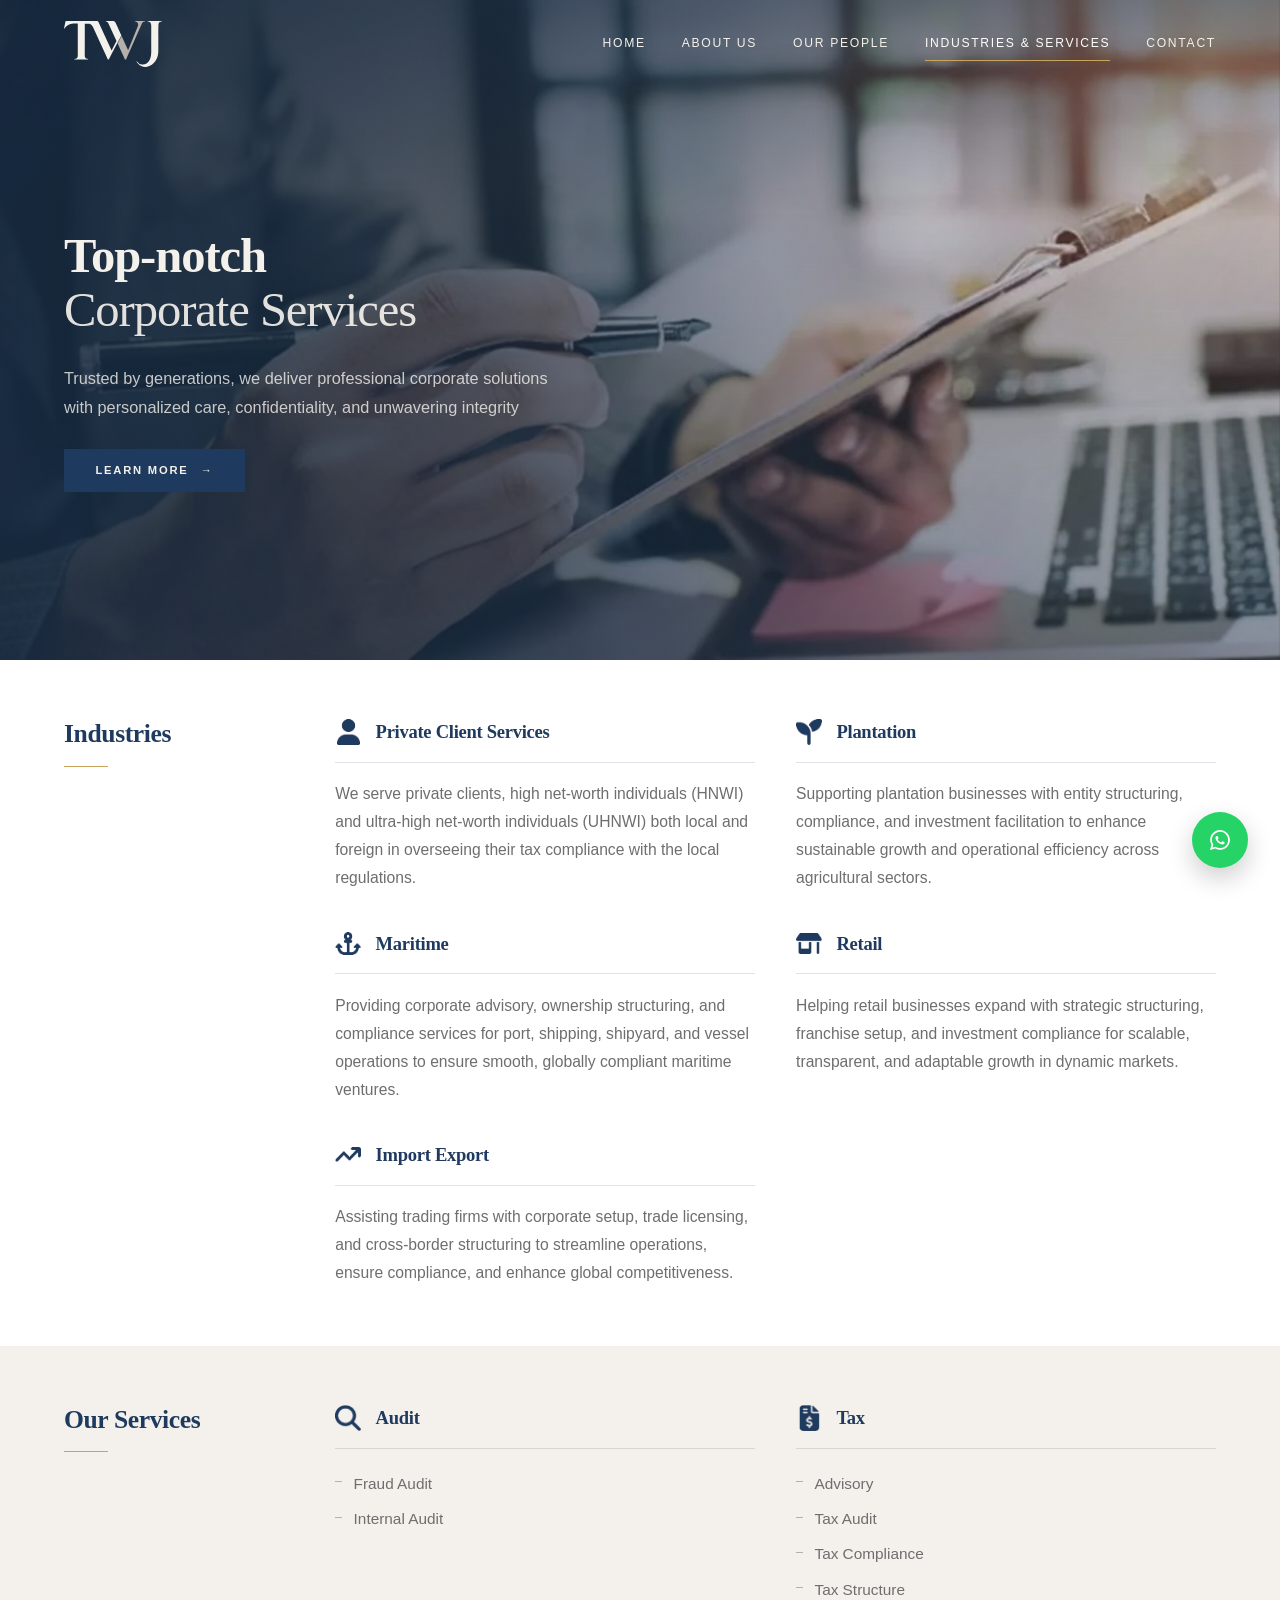
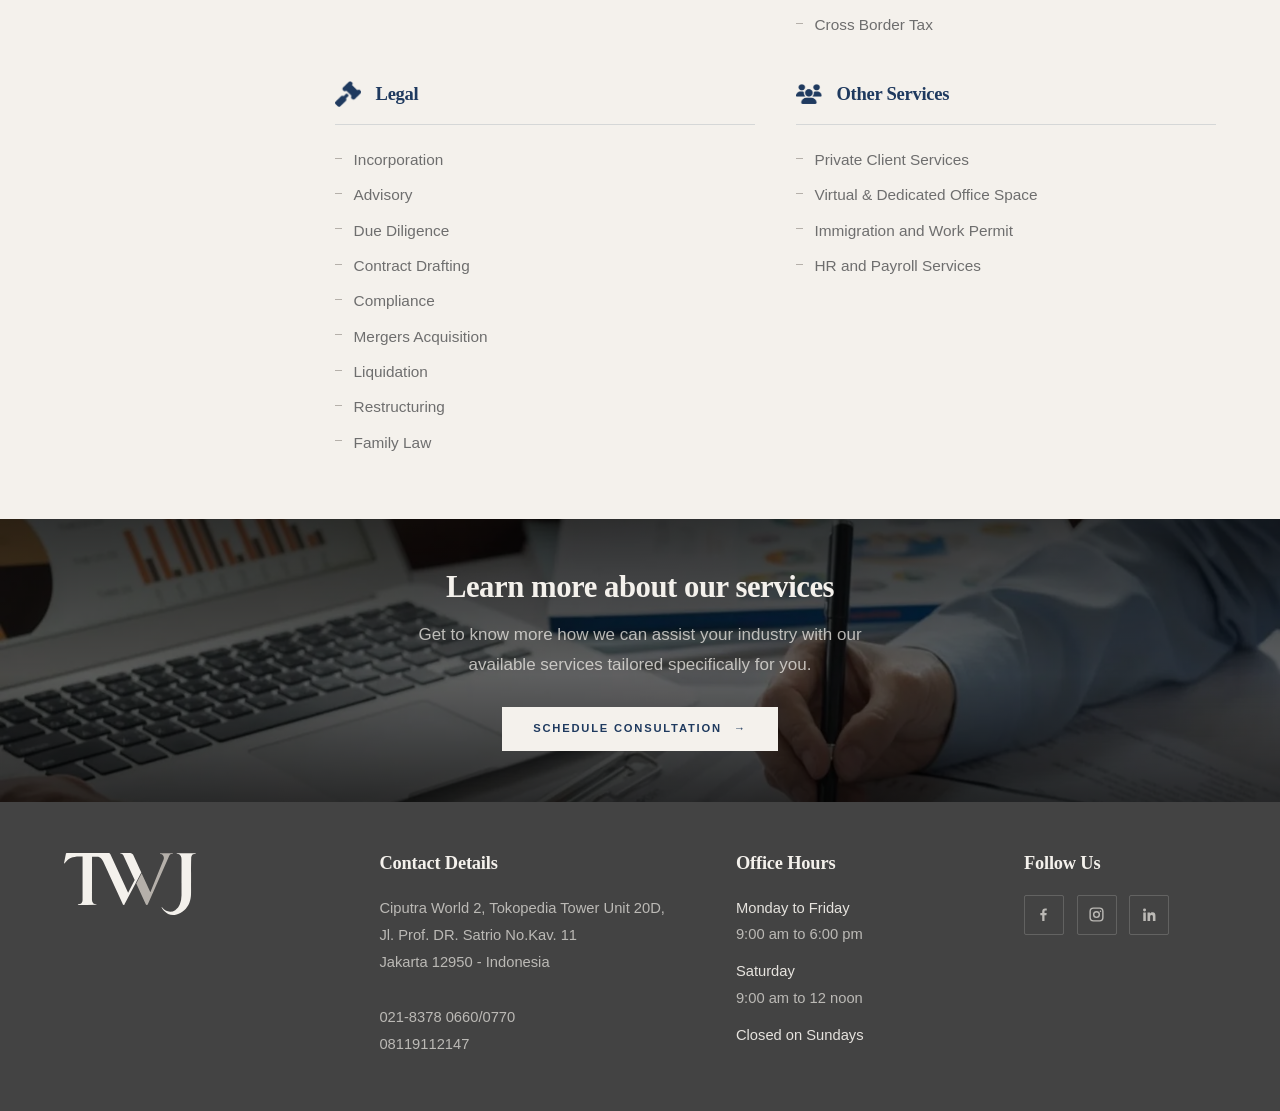
<file: industries-services.html>
<!DOCTYPE html>
<html lang="en">
<head>
<meta charset="utf-8">
<meta http-equiv="Content-Security-Policy" content="default-src 'self'; script-src 'self'; style-src 'self' 'unsafe-inline' https://fonts.googleapis.com; font-src 'self' https://fonts.gstatic.com; img-src 'self' data:; connect-src 'none'; object-src 'none'; base-uri 'self'; form-action 'none'; upgrade-insecure-requests">
<meta name="viewport" content="width=device-width, initial-scale=1">
<title>Industries &amp; Services - Tanuwijaya &amp; Partners</title>
<meta name="description" content="Private client services, maritime, import export, plantation and retail &mdash; supported by audit, tax, legal and corporate services.">
<meta name="theme-color" content="#1F3A5F">
<link rel="icon" href="favicon.svg" type="image/svg+xml">
<meta property="og:type" content="website">
<meta property="og:title" content="Industries &amp; Services - Tanuwijaya &amp; Partners">
<meta property="og:description" content="Private client services, maritime, import export, plantation and retail &mdash; supported by audit, tax, legal and corporate services.">
<meta property="og:image" content="assets/img/hero/home.webp">
<link rel="preconnect" href="https://fonts.googleapis.com">
<link rel="preconnect" href="https://fonts.gstatic.com" crossorigin>
<link href="https://fonts.googleapis.com/css2?family=Noto+Sans:ital,wght@0,400;0,500;0,600;1,400&family=Noto+Serif:ital,wght@0,400;0,700;1,400&display=swap" rel="stylesheet">
<link rel="stylesheet" href="assets/css/style.css">
</head>
<body>
<a class="skip" href="#main">Skip to content</a>

<header class="header">
  <div class="shell">
    <a class="brand" href="index.html" aria-label="Tanuwijaya &amp; Partners — home">
      <span class="brand__mark">
        <img class="mark-light" src="assets/logo/mark-light.svg" alt="Tanuwijaya &amp; Partners" width="306" height="144">
        <img class="mark-dark" src="assets/logo/mark-navy.svg" alt="" aria-hidden="true" width="286" height="147">
      </span>
    </a>
    <nav class="nav" aria-label="Primary">
      <a href="index.html">Home</a>
      <a href="about.html">About Us</a>
      <a href="our-people.html">Our People</a>
      <a href="industries-services.html" aria-current="page">Industries &amp; Services</a>
      <a href="contact.html">Contact</a>
    </nav>
    <button class="burger" type="button" aria-expanded="false" aria-controls="drawer" aria-label="Open menu">
      <span></span><span></span><span></span>
    </button>
  </div>
</header>

<div class="drawer" id="drawer">
  <nav aria-label="Mobile">
      <a href="index.html">Home</a>
      <a href="about.html">About Us</a>
      <a href="our-people.html">Our People</a>
      <a href="industries-services.html" aria-current="page">Industries &amp; Services</a>
      <a href="contact.html">Contact</a>
  </nav>
  <div class="drawer__foot">
    Ciputra World 2, Tokopedia Tower Unit 20D,<br>
    Jl. Prof. DR. Satrio No.Kav. 11 Jakarta 12950 - Indonesia<br>
    <a href="tel:02183780660">021-8378 0660/0770</a>
  </div>
</div>
<main id="main">
<section class="hero">
  <div class="hero__media"><img src="assets/img/hero/industries.webp" alt="Jakarta business district" fetchpriority="high" width="2000" height="1180"></div>
  <div class="hero__scrim"></div>
  <div class="shell hero__inner">
    <h1 data-reveal>Top-notch<span class="thin">Corporate Services</span></h1>
    <p class="lead" data-reveal style="--d:120ms">Trusted by generations, we deliver professional corporate solutions with personalized care, confidentiality, and unwavering integrity</p>
    <div class="btn-row" data-reveal style="--d:220ms"><a class="btn" href="#industries"><span>Learn more</span><span class="arrow" aria-hidden="true">&#8594;</span></a></div>
  </div>
</section>

<section class="section section--white" id="industries">
  <div class="shell">
    <div class="split-label">
      <div class="split-label__aside"><h2 class="h2" data-reveal>Industries</h2></div>
      <div><div class="svc-grid"><div class="svc" data-reveal>
        <div class="svc__head"><span class="svc__icon"><img src="assets/img/icons/private-client-services.png" alt="" aria-hidden="true" loading="lazy"></span><h3>Private Client Services</h3></div>
        <div class="svc__rule"></div>
        <p>We serve private clients, high net-worth individuals (HNWI) and ultra-high net-worth individuals (UHNWI) both local and foreign in overseeing their tax compliance with the local regulations.</p>
      </div><div class="svc" data-reveal>
        <div class="svc__head"><span class="svc__icon"><img src="assets/img/icons/plantation.png" alt="" aria-hidden="true" loading="lazy"></span><h3>Plantation</h3></div>
        <div class="svc__rule"></div>
        <p>Supporting plantation businesses with entity structuring, compliance, and investment facilitation to enhance sustainable growth and operational efficiency across agricultural sectors.</p>
      </div><div class="svc" data-reveal>
        <div class="svc__head"><span class="svc__icon"><img src="assets/img/icons/maritime.png" alt="" aria-hidden="true" loading="lazy"></span><h3>Maritime</h3></div>
        <div class="svc__rule"></div>
        <p>Providing corporate advisory, ownership structuring, and compliance services for port, shipping, shipyard, and vessel operations to ensure smooth, globally compliant maritime ventures.</p>
      </div><div class="svc" data-reveal>
        <div class="svc__head"><span class="svc__icon"><img src="assets/img/icons/retail.png" alt="" aria-hidden="true" loading="lazy"></span><h3>Retail</h3></div>
        <div class="svc__rule"></div>
        <p>Helping retail businesses expand with strategic structuring, franchise setup, and investment compliance for scalable, transparent, and adaptable growth in dynamic markets.</p>
      </div><div class="svc" data-reveal>
        <div class="svc__head"><span class="svc__icon"><img src="assets/img/icons/trading.png" alt="" aria-hidden="true" loading="lazy"></span><h3>Import Export</h3></div>
        <div class="svc__rule"></div>
        <p>Assisting trading firms with corporate setup, trade licensing, and cross-border structuring to streamline operations, ensure compliance, and enhance global competitiveness.</p>
      </div></div></div>
    </div>
  </div>
</section>

<section class="section section--luster" id="services">
  <div class="shell">
    <div class="split-label">
      <div class="split-label__aside"><h2 class="h2" data-reveal>Our Services</h2></div>
      <div><div class="svc-grid"><div class="svc" data-reveal>
        <div class="svc__head"><span class="svc__icon"><img src="assets/img/icons/audit.png" alt="" aria-hidden="true" loading="lazy"></span><h3>Audit</h3></div>
        <div class="svc__rule"></div>
        <ul><li>Fraud Audit</li><li>Internal Audit</li></ul>
      </div><div class="svc" data-reveal>
        <div class="svc__head"><span class="svc__icon"><img src="assets/img/icons/tax.png" alt="" aria-hidden="true" loading="lazy"></span><h3>Tax</h3></div>
        <div class="svc__rule"></div>
        <ul><li>Advisory</li><li>Tax Audit</li><li>Tax Compliance</li><li>Tax Structure</li><li>Cross Border Tax</li></ul>
      </div><div class="svc" data-reveal>
        <div class="svc__head"><span class="svc__icon"><img src="assets/img/icons/legal.png" alt="" aria-hidden="true" loading="lazy"></span><h3>Legal</h3></div>
        <div class="svc__rule"></div>
        <ul><li>Incorporation</li><li>Advisory</li><li>Due Diligence</li><li>Contract Drafting</li><li>Compliance</li><li>Mergers Acquisition</li><li>Liquidation</li><li>Restructuring</li><li>Family Law</li></ul>
      </div><div class="svc" data-reveal>
        <div class="svc__head"><span class="svc__icon"><img src="assets/img/icons/other-services.png" alt="" aria-hidden="true" loading="lazy"></span><h3>Other Services</h3></div>
        <div class="svc__rule"></div>
        <ul><li>Private Client Services</li><li>Virtual &amp; Dedicated Office Space</li><li>Immigration and Work Permit</li><li>HR and Payroll Services</li></ul>
      </div></div></div>
    </div>
  </div>
</section>

<section class="cta">
  <div class="cta__bg"><img src="assets/img/section/cta-band.webp" alt="" aria-hidden="true" loading="lazy" width="1840" height="520"></div>
  <div class="shell">
    <h2 class="h2" data-reveal>Learn more about our services</h2>
    <p data-reveal style="--d:80ms">Get to know more how we can assist your industry with our available services tailored specifically for you.</p>
    <div class="btn-row" data-reveal style="--d:160ms"><a class="btn btn--solidLight" href="contact.html"><span>Schedule Consultation</span><span class="arrow" aria-hidden="true">&#8594;</span></a></div>
  </div>
</section>
</main>
<footer class="footer">
  <div class="shell">
    <div class="footer__grid">
      <div class="footer__brand">
        <img src="assets/logo/mark-light.svg" alt="Tanuwijaya &amp; Partners" width="306" height="144">
      </div>
      <div>
        <h4>Contact Details</h4>
        <address>
          <a href="https://maps.app.goo.gl/C3ZMcoL4oCy52hBF6" target="_blank" rel="noopener">Ciputra World 2, Tokopedia Tower Unit 20D,<br>
          Jl. Prof. DR. Satrio No.Kav. 11<br>
          Jakarta 12950 - Indonesia</a><br><br>
          <a href="tel:02183780660">021-8378 0660/0770</a><br>
          <a href="https://wa.me/628119112147">08119112147</a>
        </address>
      </div>
      <div>
        <h4>Office Hours</h4>
        <dl class="footer__hours">
          <dt>Monday to Friday</dt><dd>9:00 am to 6:00 pm</dd>
          <dt>Saturday</dt><dd>9:00 am to 12 noon</dd>
          <dt>Closed on Sundays</dt><dd></dd>
        </dl>
      </div>
      <div>
        <h4>Follow Us</h4>
        <div class="social">
          <a href="https://www.facebook.com" target="_blank" rel="noopener" aria-label="Facebook"><svg viewBox="0 0 24 24" aria-hidden="true"><path d="M13.4 21v-8h2.7l.4-3.1h-3.1V7.9c0-.9.25-1.5 1.55-1.5h1.65V3.6c-.29-.04-1.27-.12-2.41-.12-2.38 0-4.01 1.45-4.01 4.12v2.3H7.5V13h2.68v8z"/></svg></a>
          <a href="https://www.instagram.com" target="_blank" rel="noopener" aria-label="Instagram"><svg viewBox="0 0 24 24" aria-hidden="true"><path fill-rule="evenodd" d="M7.6 2h8.8A5.6 5.6 0 0 1 22 7.6v8.8a5.6 5.6 0 0 1-5.6 5.6H7.6A5.6 5.6 0 0 1 2 16.4V7.6A5.6 5.6 0 0 1 7.6 2zm0 2A3.6 3.6 0 0 0 4 7.6v8.8A3.6 3.6 0 0 0 7.6 20h8.8a3.6 3.6 0 0 0 3.6-3.6V7.6A3.6 3.6 0 0 0 16.4 4zM12 7a5 5 0 1 1 0 10 5 5 0 0 1 0-10zm0 2a3 3 0 1 0 0 6 3 3 0 0 0 0-6zm5.6-2.7a1.1 1.1 0 1 1 0 2.2 1.1 1.1 0 0 1 0-2.2z"/></svg></a>
          <a href="https://www.linkedin.com" target="_blank" rel="noopener" aria-label="LinkedIn"><svg viewBox="0 0 24 24" aria-hidden="true"><path d="M5 3.4a2.1 2.1 0 1 1 0 4.2 2.1 2.1 0 0 1 0-4.2zM3.2 9.2h3.6V21H3.2zM9.2 9.2h3.45v1.6h.05c.48-.9 1.65-1.85 3.4-1.85 3.63 0 4.3 2.2 4.3 5.05V21h-3.6v-5.35c0-1.28-.02-2.92-1.8-2.92-1.8 0-2.08 1.39-2.08 2.83V21H9.2z"/></svg></a>
        </div>
      </div>
    </div>
  </div>
</footer>

<a class="wa" href="https://wa.me/628119112147" target="_blank" rel="noopener" aria-label="Chat on WhatsApp"><svg viewBox="0 0 24 24" aria-hidden="true"><path d="M12.04 2C6.6 2 2.16 6.44 2.16 11.9c0 1.75.46 3.45 1.33 4.95L2 22l5.3-1.38a9.87 9.87 0 0 0 4.73 1.2c5.46 0 9.9-4.44 9.9-9.9 0-2.64-1.03-5.13-2.9-7A9.82 9.82 0 0 0 12.04 2zm0 1.8c2.16 0 4.2.85 5.73 2.38a8.06 8.06 0 0 1 2.37 5.73c0 4.47-3.63 8.1-8.1 8.1a8.1 8.1 0 0 1-4.13-1.13l-.3-.18-3.07.8.82-3-.2-.31a8.03 8.03 0 0 1-1.23-4.29c0-4.47 3.64-8.1 8.11-8.1zm-3.2 4.1c-.15 0-.4.06-.6.29-.21.23-.8.78-.8 1.9s.82 2.2.93 2.36c.11.15 1.6 2.44 3.88 3.42.54.23.96.37 1.29.48.54.17 1.04.15 1.43.09.44-.07 1.34-.55 1.53-1.08.19-.53.19-.99.13-1.08-.06-.09-.21-.15-.44-.26-.23-.11-1.34-.66-1.55-.74-.21-.08-.36-.11-.5.11-.15.23-.58.74-.71.89-.13.15-.26.17-.49.06-.23-.12-.96-.36-1.83-1.13-.68-.6-1.13-1.35-1.27-1.58-.13-.23-.01-.35.1-.47.1-.1.23-.26.34-.4.11-.13.15-.23.23-.38.08-.15.04-.29-.02-.4-.06-.12-.5-1.23-.7-1.68-.18-.44-.37-.38-.5-.39h-.43z"/></svg></a>
<script src="assets/js/main.js"></script>
</body>
</html>
</file>
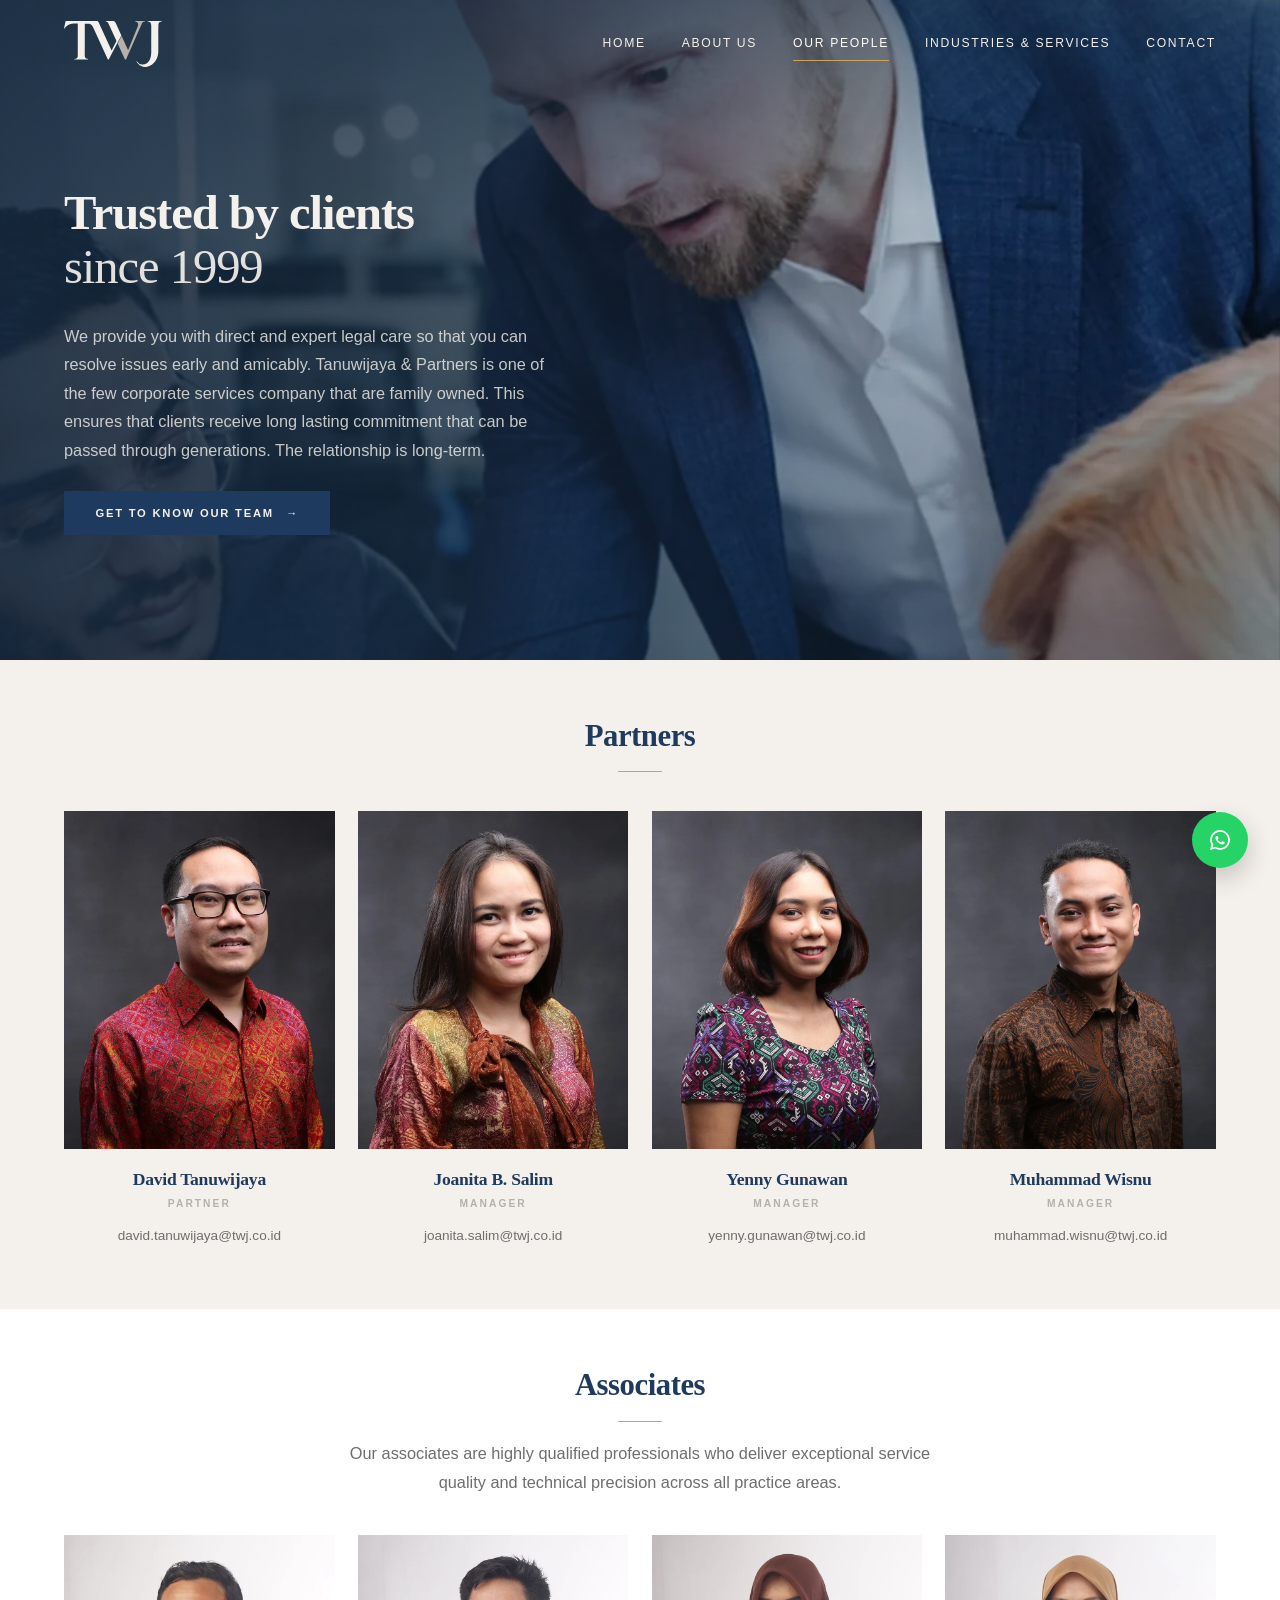
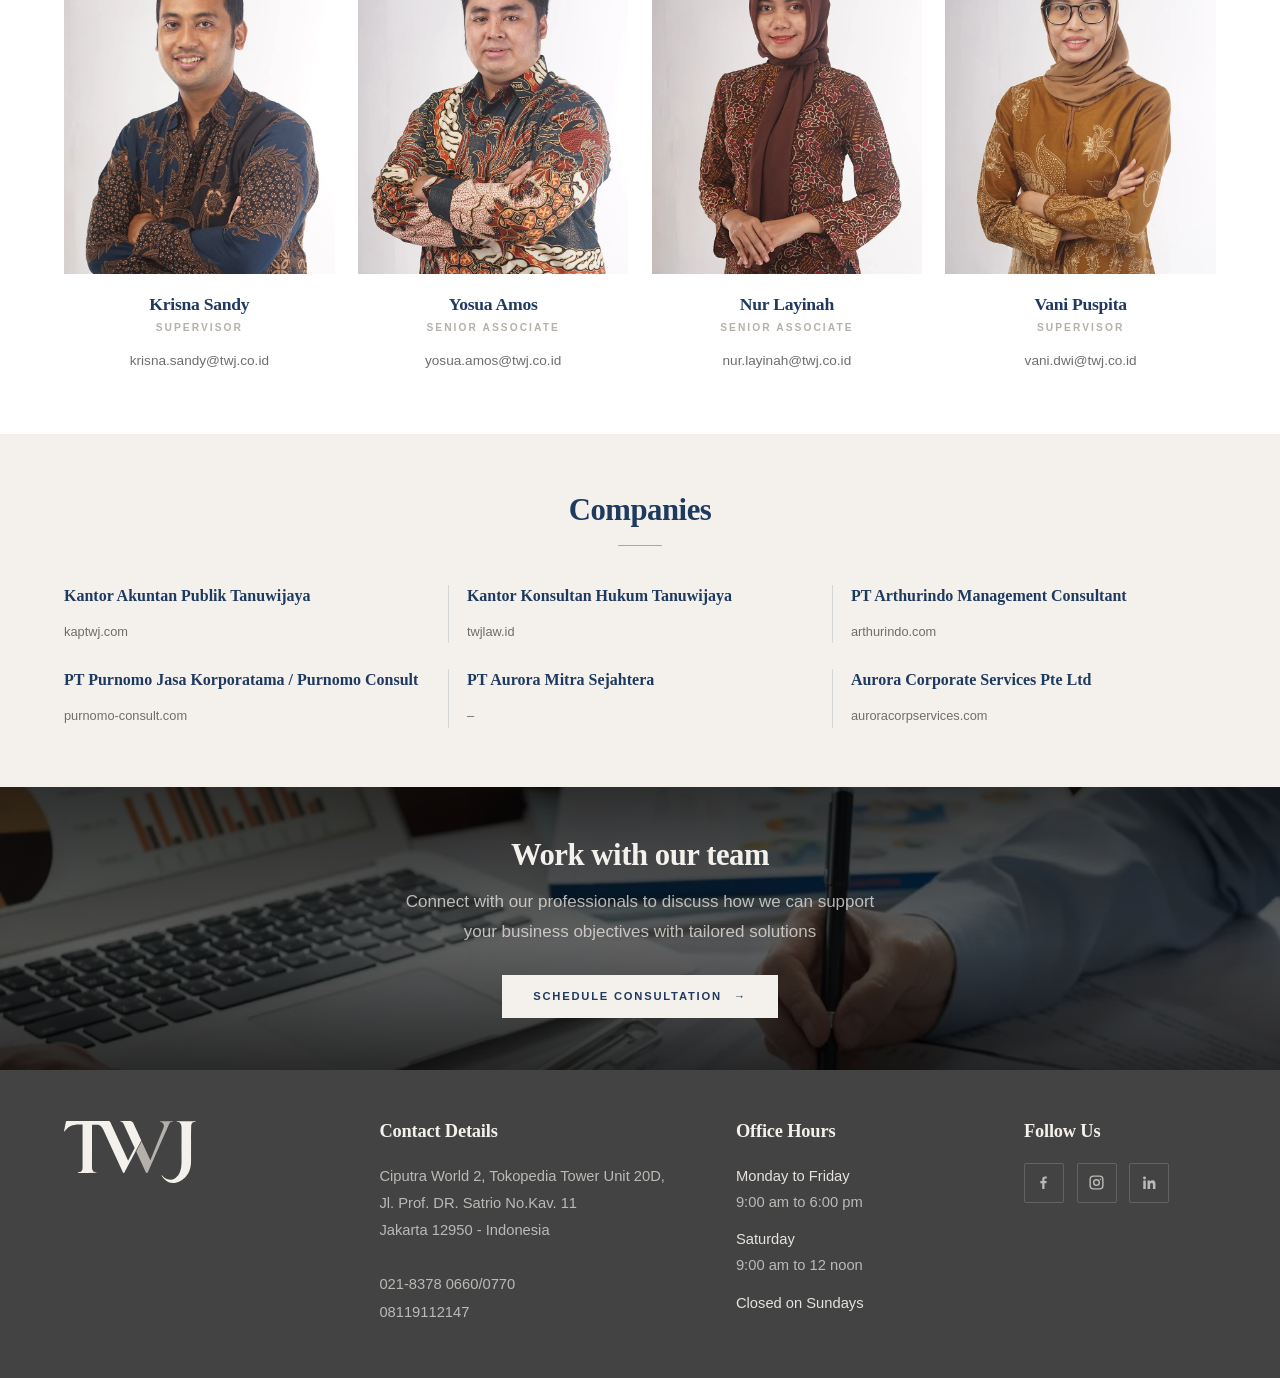
<file: our-people.html>
<!DOCTYPE html>
<html lang="en">
<head>
<meta charset="utf-8">
<meta http-equiv="Content-Security-Policy" content="default-src 'self'; script-src 'self'; style-src 'self' 'unsafe-inline' https://fonts.googleapis.com; font-src 'self' https://fonts.gstatic.com; img-src 'self' data:; connect-src 'none'; object-src 'none'; base-uri 'self'; form-action 'none'; upgrade-insecure-requests">
<meta name="viewport" content="width=device-width, initial-scale=1">
<title>Our People - Tanuwijaya &amp; Partners</title>
<meta name="description" content="Partners, managers and associates of Tanuwijaya &amp; Partners.">
<meta name="theme-color" content="#1F3A5F">
<link rel="icon" href="favicon.svg" type="image/svg+xml">
<meta property="og:type" content="website">
<meta property="og:title" content="Our People - Tanuwijaya &amp; Partners">
<meta property="og:description" content="Partners, managers and associates of Tanuwijaya &amp; Partners.">
<meta property="og:image" content="assets/img/hero/home.webp">
<link rel="preconnect" href="https://fonts.googleapis.com">
<link rel="preconnect" href="https://fonts.gstatic.com" crossorigin>
<link href="https://fonts.googleapis.com/css2?family=Noto+Sans:ital,wght@0,400;0,500;0,600;1,400&family=Noto+Serif:ital,wght@0,400;0,700;1,400&display=swap" rel="stylesheet">
<link rel="stylesheet" href="assets/css/style.css">
</head>
<body>
<a class="skip" href="#main">Skip to content</a>

<header class="header">
  <div class="shell">
    <a class="brand" href="index.html" aria-label="Tanuwijaya &amp; Partners — home">
      <span class="brand__mark">
        <img class="mark-light" src="assets/logo/mark-light.svg" alt="Tanuwijaya &amp; Partners" width="306" height="144">
        <img class="mark-dark" src="assets/logo/mark-navy.svg" alt="" aria-hidden="true" width="286" height="147">
      </span>
    </a>
    <nav class="nav" aria-label="Primary">
      <a href="index.html">Home</a>
      <a href="about.html">About Us</a>
      <a href="our-people.html" aria-current="page">Our People</a>
      <a href="industries-services.html">Industries &amp; Services</a>
      <a href="contact.html">Contact</a>
    </nav>
    <button class="burger" type="button" aria-expanded="false" aria-controls="drawer" aria-label="Open menu">
      <span></span><span></span><span></span>
    </button>
  </div>
</header>

<div class="drawer" id="drawer">
  <nav aria-label="Mobile">
      <a href="index.html">Home</a>
      <a href="about.html">About Us</a>
      <a href="our-people.html" aria-current="page">Our People</a>
      <a href="industries-services.html">Industries &amp; Services</a>
      <a href="contact.html">Contact</a>
  </nav>
  <div class="drawer__foot">
    Ciputra World 2, Tokopedia Tower Unit 20D,<br>
    Jl. Prof. DR. Satrio No.Kav. 11 Jakarta 12950 - Indonesia<br>
    <a href="tel:02183780660">021-8378 0660/0770</a>
  </div>
</div>
<main id="main">
<section class="hero">
  <div class="hero__media"><img src="assets/img/hero/people.webp" alt="The Tanuwijaya &amp; Partners team in discussion" fetchpriority="high" width="2000" height="1180"></div>
  <div class="hero__scrim"></div>
  <div class="shell hero__inner">
    <h1 data-reveal>Trusted by clients<span class="thin">since 1999</span></h1>
    <p class="lead" data-reveal style="--d:120ms">We provide you with direct and expert legal care so that you can resolve issues early and amicably. Tanuwijaya &amp; Partners is one of the few corporate services company that are family owned. This ensures that clients receive long lasting commitment that can be passed through generations. The relationship is long-term.</p>
    <div class="btn-row" data-reveal style="--d:220ms"><a class="btn" href="#partners"><span>Get to know our team</span><span class="arrow" aria-hidden="true">&#8594;</span></a></div>
  </div>
</section>

<section class="section section--luster" id="partners">
  <div class="shell">
    <div class="sec-head" data-reveal><h2 class="h2">Partners</h2></div>
    <div class="people"><article class="person" data-reveal>
        <div class="person__media"><img src="assets/img/people/david-tanuwijaya.webp" alt="David Tanuwijaya" loading="lazy" width="760" height="880"></div>
        <h3>David Tanuwijaya</h3>
        <span class="person__role">Partner</span>
        <a class="person__mail" href="mailto:david.tanuwijaya@twj.co.id">david.tanuwijaya@twj.co.id</a>
      </article><article class="person" data-reveal>
        <div class="person__media"><img src="assets/img/people/joanita-b-salim.webp" alt="Joanita B. Salim" loading="lazy" width="760" height="880"></div>
        <h3>Joanita B. Salim</h3>
        <span class="person__role">Manager</span>
        <a class="person__mail" href="mailto:joanita.salim@twj.co.id">joanita.salim@twj.co.id</a>
      </article><article class="person" data-reveal>
        <div class="person__media"><img src="assets/img/people/yenny-gunawan.webp" alt="Yenny Gunawan" loading="lazy" width="760" height="880"></div>
        <h3>Yenny Gunawan</h3>
        <span class="person__role">Manager</span>
        <a class="person__mail" href="mailto:yenny.gunawan@twj.co.id">yenny.gunawan@twj.co.id</a>
      </article><article class="person" data-reveal>
        <div class="person__media"><img src="assets/img/people/muhammad-wisnu.webp" alt="Muhammad Wisnu" loading="lazy" width="760" height="880"></div>
        <h3>Muhammad Wisnu</h3>
        <span class="person__role">Manager</span>
        <a class="person__mail" href="mailto:muhammad.wisnu@twj.co.id">muhammad.wisnu@twj.co.id</a>
      </article></div>
  </div>
</section>

<section class="section section--white">
  <div class="shell">
    <div class="sec-head" data-reveal><h2 class="h2">Associates</h2><p>Our associates are highly qualified professionals who deliver exceptional service quality and technical precision across all practice areas.</p></div>
    <div class="people"><article class="person" data-reveal>
        <div class="person__media"><img src="assets/img/people/krisna-sandy.webp" alt="Krisna Sandy" loading="lazy" width="760" height="880"></div>
        <h3>Krisna Sandy</h3>
        <span class="person__role">Supervisor</span>
        <a class="person__mail" href="mailto:krisna.sandy@twj.co.id">krisna.sandy@twj.co.id</a>
      </article><article class="person" data-reveal>
        <div class="person__media"><img src="assets/img/people/yosua-amos.webp" alt="Yosua Amos" loading="lazy" width="760" height="880"></div>
        <h3>Yosua Amos</h3>
        <span class="person__role">Senior Associate</span>
        <a class="person__mail" href="mailto:yosua.amos@twj.co.id">yosua.amos@twj.co.id</a>
      </article><article class="person" data-reveal>
        <div class="person__media"><img src="assets/img/people/nur-layinah.webp" alt="Nur Layinah" loading="lazy" width="760" height="880"></div>
        <h3>Nur Layinah</h3>
        <span class="person__role">Senior Associate</span>
        <a class="person__mail" href="mailto:nur.layinah@twj.co.id">nur.layinah@twj.co.id</a>
      </article><article class="person" data-reveal>
        <div class="person__media"><img src="assets/img/people/vani-puspita.webp" alt="Vani Puspita" loading="lazy" width="760" height="880"></div>
        <h3>Vani Puspita</h3>
        <span class="person__role">Supervisor</span>
        <a class="person__mail" href="mailto:vani.dwi@twj.co.id">vani.dwi@twj.co.id</a>
      </article></div>
  </div>
</section>

<section class="section section--luster">
  <div class="shell">
    <div class="sec-head" data-reveal><h2 class="h2">Companies</h2></div>
    <div class="companies"><div class="company" data-reveal><span class="company__name">Kantor Akuntan Publik Tanuwijaya</span><a class="company__url" href="https://kaptwj.com" target="_blank" rel="noopener">kaptwj.com</a></div><div class="company" data-reveal><span class="company__name">Kantor Konsultan Hukum Tanuwijaya</span><a class="company__url" href="https://twjlaw.id" target="_blank" rel="noopener">twjlaw.id</a></div><div class="company" data-reveal><span class="company__name">PT Arthurindo Management Consultant</span><a class="company__url" href="https://arthurindo.com" target="_blank" rel="noopener">arthurindo.com</a></div><div class="company" data-reveal><span class="company__name">PT Purnomo Jasa Korporatama / Purnomo Consult</span><a class="company__url" href="https://purnomo-consult.com" target="_blank" rel="noopener">purnomo-consult.com</a></div><div class="company" data-reveal><span class="company__name">PT Aurora Mitra Sejahtera</span><span class="company__url">&ndash;</span></div><div class="company" data-reveal><span class="company__name">Aurora Corporate Services Pte Ltd</span><a class="company__url" href="https://auroracorpservices.com" target="_blank" rel="noopener">auroracorpservices.com</a></div></div>
  </div>
</section>

<section class="cta">
  <div class="cta__bg"><img src="assets/img/section/cta-band.webp" alt="" aria-hidden="true" loading="lazy" width="1840" height="520"></div>
  <div class="shell">
    <h2 class="h2" data-reveal>Work with our team</h2>
    <p data-reveal style="--d:80ms">Connect with our professionals to discuss how we can support your business objectives with tailored solutions</p>
    <div class="btn-row" data-reveal style="--d:160ms"><a class="btn btn--solidLight" href="contact.html"><span>Schedule Consultation</span><span class="arrow" aria-hidden="true">&#8594;</span></a></div>
  </div>
</section>
</main>
<footer class="footer">
  <div class="shell">
    <div class="footer__grid">
      <div class="footer__brand">
        <img src="assets/logo/mark-light.svg" alt="Tanuwijaya &amp; Partners" width="306" height="144">
      </div>
      <div>
        <h4>Contact Details</h4>
        <address>
          <a href="https://maps.app.goo.gl/C3ZMcoL4oCy52hBF6" target="_blank" rel="noopener">Ciputra World 2, Tokopedia Tower Unit 20D,<br>
          Jl. Prof. DR. Satrio No.Kav. 11<br>
          Jakarta 12950 - Indonesia</a><br><br>
          <a href="tel:02183780660">021-8378 0660/0770</a><br>
          <a href="https://wa.me/628119112147">08119112147</a>
        </address>
      </div>
      <div>
        <h4>Office Hours</h4>
        <dl class="footer__hours">
          <dt>Monday to Friday</dt><dd>9:00 am to 6:00 pm</dd>
          <dt>Saturday</dt><dd>9:00 am to 12 noon</dd>
          <dt>Closed on Sundays</dt><dd></dd>
        </dl>
      </div>
      <div>
        <h4>Follow Us</h4>
        <div class="social">
          <a href="https://www.facebook.com" target="_blank" rel="noopener" aria-label="Facebook"><svg viewBox="0 0 24 24" aria-hidden="true"><path d="M13.4 21v-8h2.7l.4-3.1h-3.1V7.9c0-.9.25-1.5 1.55-1.5h1.65V3.6c-.29-.04-1.27-.12-2.41-.12-2.38 0-4.01 1.45-4.01 4.12v2.3H7.5V13h2.68v8z"/></svg></a>
          <a href="https://www.instagram.com" target="_blank" rel="noopener" aria-label="Instagram"><svg viewBox="0 0 24 24" aria-hidden="true"><path fill-rule="evenodd" d="M7.6 2h8.8A5.6 5.6 0 0 1 22 7.6v8.8a5.6 5.6 0 0 1-5.6 5.6H7.6A5.6 5.6 0 0 1 2 16.4V7.6A5.6 5.6 0 0 1 7.6 2zm0 2A3.6 3.6 0 0 0 4 7.6v8.8A3.6 3.6 0 0 0 7.6 20h8.8a3.6 3.6 0 0 0 3.6-3.6V7.6A3.6 3.6 0 0 0 16.4 4zM12 7a5 5 0 1 1 0 10 5 5 0 0 1 0-10zm0 2a3 3 0 1 0 0 6 3 3 0 0 0 0-6zm5.6-2.7a1.1 1.1 0 1 1 0 2.2 1.1 1.1 0 0 1 0-2.2z"/></svg></a>
          <a href="https://www.linkedin.com" target="_blank" rel="noopener" aria-label="LinkedIn"><svg viewBox="0 0 24 24" aria-hidden="true"><path d="M5 3.4a2.1 2.1 0 1 1 0 4.2 2.1 2.1 0 0 1 0-4.2zM3.2 9.2h3.6V21H3.2zM9.2 9.2h3.45v1.6h.05c.48-.9 1.65-1.85 3.4-1.85 3.63 0 4.3 2.2 4.3 5.05V21h-3.6v-5.35c0-1.28-.02-2.92-1.8-2.92-1.8 0-2.08 1.39-2.08 2.83V21H9.2z"/></svg></a>
        </div>
      </div>
    </div>
  </div>
</footer>

<a class="wa" href="https://wa.me/628119112147" target="_blank" rel="noopener" aria-label="Chat on WhatsApp"><svg viewBox="0 0 24 24" aria-hidden="true"><path d="M12.04 2C6.6 2 2.16 6.44 2.16 11.9c0 1.75.46 3.45 1.33 4.95L2 22l5.3-1.38a9.87 9.87 0 0 0 4.73 1.2c5.46 0 9.9-4.44 9.9-9.9 0-2.64-1.03-5.13-2.9-7A9.82 9.82 0 0 0 12.04 2zm0 1.8c2.16 0 4.2.85 5.73 2.38a8.06 8.06 0 0 1 2.37 5.73c0 4.47-3.63 8.1-8.1 8.1a8.1 8.1 0 0 1-4.13-1.13l-.3-.18-3.07.8.82-3-.2-.31a8.03 8.03 0 0 1-1.23-4.29c0-4.47 3.64-8.1 8.11-8.1zm-3.2 4.1c-.15 0-.4.06-.6.29-.21.23-.8.78-.8 1.9s.82 2.2.93 2.36c.11.15 1.6 2.44 3.88 3.42.54.23.96.37 1.29.48.54.17 1.04.15 1.43.09.44-.07 1.34-.55 1.53-1.08.19-.53.19-.99.13-1.08-.06-.09-.21-.15-.44-.26-.23-.11-1.34-.66-1.55-.74-.21-.08-.36-.11-.5.11-.15.23-.58.74-.71.89-.13.15-.26.17-.49.06-.23-.12-.96-.36-1.83-1.13-.68-.6-1.13-1.35-1.27-1.58-.13-.23-.01-.35.1-.47.1-.1.23-.26.34-.4.11-.13.15-.23.23-.38.08-.15.04-.29-.02-.4-.06-.12-.5-1.23-.7-1.68-.18-.44-.37-.38-.5-.39h-.43z"/></svg></a>
<script src="assets/js/main.js"></script>
</body>
</html>
</file>
<file: assets/css/style.css>
/* =============================================================
   Tanuwijaya & Partners — twj.co.id
   Design system   ·   Anomali Studio
   Brand: Navy #1F3A5F · Luster White #F4F1EC · Silver #B5B0AA
          Slate #6E6E6E · Gold #C8A45D (max 3%, hairlines only)
   Type:  Noto Serif (display) · Noto Sans (body/UI)
   Section structure follows the existing twj.co.id 1:1;
   only the branding layer (colour, type, spacing) is new.
   ============================================================= */

/* ---------- 1. Tokens -------------------------------------- */
:root {
  --navy: #1f3a5f;
  --navy-deep: #16293f;
  --luster: #f4f1ec;
  --luster-deep: #ebe6de;
  --white: #ffffff;
  --slate: #6e6e6e;
  --silver: #b5b0aa;
  --gold: #c8a45d;
  --ink-soft: #434343;

  --line: rgba(31, 58, 95, 0.14);
  --line-invert: rgba(244, 241, 236, 0.18);

  --serif: "Noto Serif", "Times New Roman", Georgia, serif;
  --sans: "Noto Sans", "Helvetica Neue", Arial, sans-serif;

  --shell: 1320px;
  --gutter: clamp(1.25rem, 5vw, 4.5rem);
  --section: clamp(2.6rem, 4.6vw, 4.5rem);
  /* the site moves on one curve */
  --ease-out: cubic-bezier(0.25, 1, 0.5, 1);
  /* the button's colour swap, picked in the button lab */
  --ease-btn: cubic-bezier(0.22, 1, 0.36, 1);
  /* the press answers the finger, so it is fastest at the start */
  --ease-press: cubic-bezier(0, 0, 0.2, 1);

  /* The header changes state the way twj.co.id does: crossing a line just off
     the top, not a value read off the scroll position. */
  --nav-fade: 0.4s;
  --header-h: 88px;
}

@media (max-width: 700px) {
  :root {
    --header-h: 66px;
  }

  .brand img {
    height: 36px;
  }
}

/* ---------- 2. Reset --------------------------------------- */
*,
*::before,
*::after {
  box-sizing: border-box;
}

html {
  -webkit-text-size-adjust: 100%;
  scroll-behavior: smooth;
}

body {
  margin: 0;
  background: var(--luster);
  color: var(--slate);
  font-family: var(--sans);
  font-size: 1.0625rem;
  line-height: 1.78;
  -webkit-font-smoothing: antialiased;
  text-rendering: optimizeLegibility;
  overflow-x: hidden;
}

img,
svg {
  max-width: 100%;
  display: block;
}

a {
  color: inherit;
  text-decoration: none;
}

button,
input,
textarea {
  font: inherit;
  color: inherit;
}

h1,
h2,
h3,
h4 {
  font-family: var(--serif);
  font-weight: 700;
  color: var(--navy);
  margin: 0;
  line-height: 1.14;
  letter-spacing: -0.015em;
  text-wrap: balance;
}

p {
  margin: 0 0 1.15em;
}

p:last-child {
  margin-bottom: 0;
}

ul {
  margin: 0;
  padding: 0;
  list-style: none;
}

::selection {
  background: var(--navy);
  color: var(--luster);
}

/* ---------- 3. Layout primitives --------------------------- */
.shell {
  width: 100%;
  max-width: var(--shell);
  margin-inline: auto;
  padding-inline: var(--gutter);
}

.section {
  padding-block: var(--section);
  position: relative;
}

.section--luster {
  background: var(--luster);
}

.section--white {
  background: var(--white);
}

.h2 {
  font-size: clamp(1.55rem, 2.4vw, 2.15rem);
}

.lead {
  font-size: clamp(1.02rem, 1.2vw, 1.15rem);
  line-height: 1.75;
  max-width: 62ch;
}


/* section heading — centred (Clients, Partners, Companies, Offices) */
.sec-head {
  text-align: center;
  margin-bottom: clamp(1.7rem, 3vw, 2.5rem);
}

.sec-head h2::after {
  content: "";
  display: block;
  width: 44px;
  height: 1px;
  margin: 1.1rem auto 0;
  background: var(--gold);
}

.sec-head p {
  margin: 1.05rem auto 0;
  max-width: 68ch;
  font-size: 1.02rem;
}

/* section heading — label on the left, content on the right */
.split-label {
  display: grid;
  gap: 2.2rem;
}

@media (min-width: 980px) {
  .split-label {
    grid-template-columns: 220px 1fr;
    gap: clamp(2rem, 4vw, 3.6rem);
  }

  .split-label__aside {
    position: sticky;
    top: 118px;
  }
}

.split-label__aside h2 {
  font-size: clamp(1.45rem, 2vw, 1.85rem);
}

.split-label__aside h2::after {
  content: "";
  display: block;
  width: 44px;
  height: 1px;
  margin-top: 1.1rem;
  background: var(--gold);
}


/* ---------- 4. Buttons ------------------------------------- */
/* One gesture: the two colours trade places. Each button names the plane,
   label and hairline it rests on and the three it lands on, so a variant is
   six custom properties and no new rules. No lift or shadow — the hover has
   one thing to say. Square corners match the page's hairlines. The timing
   was chosen in the button lab. */
.btn {
  --btn-bg: var(--navy);
  --btn-fg: var(--luster);
  --btn-bd: var(--navy);
  --btn-bg-on: var(--luster);
  --btn-fg-on: var(--navy);
  --btn-bd-on: var(--navy);
  --btn-swap: 0.67s;
  --btn-press: 0.16s;

  display: inline-flex;
  align-items: center;
  gap: 0.75rem;
  padding: 0.95rem 1.9rem;
  background-color: var(--btn-bg);
  color: var(--btn-fg);
  border: 1px solid var(--btn-bd);
  border-radius: 0;
  font-family: var(--sans);
  font-size: 0.7rem;
  font-weight: 600;
  letter-spacing: 0.16em;
  text-transform: uppercase;
  line-height: 1;
  cursor: pointer;
  scale: 1;
  transition:
    background-color var(--btn-swap) var(--ease-btn),
    color var(--btn-swap) var(--ease-btn),
    border-color var(--btn-swap) var(--ease-btn),
    scale var(--btn-press) var(--ease-press);
}

.btn:hover,
.btn:focus-visible {
  background-color: var(--btn-bg-on);
  color: var(--btn-fg-on);
  border-color: var(--btn-bd-on);
}

/* The press: the button compresses, the way a key gives under a finger. Down
   is quicker than up — a real key resists, then springs. `scale` is its own
   property here so speeding the press up cannot speed the hover up with it. */
.btn:active {
  --btn-press: 0.09s;
  scale: 0.97;
}

.btn .arrow {
  display: inline-block;
  transition: transform var(--btn-swap) var(--ease-btn);
}

.btn:hover .arrow,
.btn:focus-visible .arrow {
  transform: translateX(4px);
}

/* The inverse of the others: it rests filled and clears on hover, the same
   move the band's button makes. The clear value is navy at zero alpha, not
   `transparent` — `transparent` is black with no alpha, so fading to it drags
   the fill through grey on its way out. */
.btn--ghost {
  --btn-bg: var(--navy);
  --btn-fg: var(--luster);
  --btn-bd: var(--navy);
  --btn-bg-on: rgba(31, 58, 95, 0);
  --btn-fg-on: var(--navy);
  --btn-bd-on: var(--silver);
}

/* On the dark band the fill clears to its hairline and the photograph carries
   the state. Cream at zero alpha, not `transparent`: `transparent` is black
   with no alpha, and a fade to it passes through grey. */
.btn--solidLight {
  --btn-bg: var(--luster);
  --btn-fg: var(--navy);
  --btn-bd: var(--luster);
  --btn-bg-on: rgba(244, 241, 236, 0);
  --btn-fg-on: var(--luster);
  --btn-bd-on: var(--luster);
}

.btn-row {
  display: flex;
  flex-wrap: wrap;
  gap: 0.9rem;
  margin-top: 1.7rem;
}

/* ---------- 5. Header -------------------------------------- */
/* Transparent over the banner, warm white once scrolled. The script only says
   which side of the line the page is on; the fade runs here on a fixed
   duration, so it looks the same however fast the page is scrolled. */
.header {
  position: fixed;
  inset: 0 0 auto;
  z-index: 90;
  height: var(--header-h);
  display: flex;
  align-items: center;
}

.header::before,
.header::after {
  content: "";
  position: absolute;
  opacity: 0;
  transition: opacity var(--nav-fade) var(--ease-out);
  pointer-events: none;
}

.header::before {
  inset: 0;
  background: rgba(244, 241, 236, 0.94);
  backdrop-filter: blur(14px);
  -webkit-backdrop-filter: blur(14px);
  box-shadow: 0 8px 24px rgba(31, 58, 95, 0.06);
}

.header::after {
  inset: auto 0 0;
  height: 1px;
  background: linear-gradient(90deg,
      rgba(200, 164, 93, 0) 0%,
      rgba(200, 164, 93, 0.6) 22%,
      rgba(200, 164, 93, 0.6) 78%,
      rgba(200, 164, 93, 0) 100%);
}

.header.is-solid::before,
.header.is-solid::after {
  opacity: 1;
}

.header .shell {
  position: relative;
  display: flex;
  align-items: center;
  justify-content: space-between;
  gap: 2rem;
  width: 100%;
}

.brand {
  display: flex;
  align-items: center;
}

.brand__mark {
  position: relative;
  display: block;
  height: 46px;
}

.brand__mark img {
  display: block;
  height: 100%;
  width: auto;
}

.brand__mark .mark-light,
.brand__mark .mark-dark {
  transition: opacity var(--nav-fade) var(--ease-out);
}

.brand__mark .mark-dark {
  position: absolute;
  inset: 0;
  opacity: 0;
}

.header.is-solid .brand__mark .mark-dark {
  opacity: 1;
}

/* the outgoing mark has to leave as the incoming one arrives, or both sit on
   top of each other and the W reads doubled */
.header.is-solid .brand__mark .mark-light {
  opacity: 0;
}

.nav {
  display: none;
  align-items: center;
  gap: clamp(1.4rem, 2.8vw, 2.8rem);
}

@media (min-width: 940px) {
  .nav {
    display: flex;
  }
}

.nav a {
  position: relative;
  font-size: 0.76rem;
  font-weight: 500;
  letter-spacing: 0.14em;
  text-transform: uppercase;
  color: var(--luster);
  padding-block: 0.4rem;
  transition: color var(--nav-fade) var(--ease-out);
}

.header.is-solid .nav a {
  color: var(--slate);
}

.nav a[aria-current="page"] {
  color: #ffffff;
}

.header.is-solid .nav a[aria-current="page"] {
  color: var(--navy);
}

/* answering the cursor is a different job from following the scroll, so hover
   is quicker — listed last so it wins on the current page's own link */
.nav a:hover {
  color: #ffffff;
  transition: color 0.25s var(--ease-out);
}

.header.is-solid .nav a:hover {
  color: var(--navy);
  transition: color 0.25s var(--ease-out);
}

.nav a::after {
  content: "";
  position: absolute;
  left: 0;
  bottom: 0;
  width: 100%;
  height: 1.5px;
  background: var(--gold);
  transform: scaleX(0);
  transform-origin: right;
  transition: transform 0.35s var(--ease-out);
}

.nav a:hover::after,
.nav a[aria-current="page"]::after {
  transform: scaleX(1);
  transform-origin: left;
}

.burger {
  display: inline-flex;
  flex-direction: column;
  justify-content: center;
  gap: 6px;
  width: 42px;
  height: 42px;
  padding: 0;
  background: none;
  border: 0;
  cursor: pointer;
  transition: transform 0.25s var(--ease-out);
}

@media (min-width: 940px) {
  .burger {
    display: none;
  }
}

.burger:hover {
  transform: scale(1.06);
}

.burger:active {
  transform: scale(0.94);
}

.burger span {
  display: block;
  height: 1.5px;
  width: 26px;
  background: var(--luster);
  transform-origin: center;
  transition:
    transform 0.42s var(--ease-out),
    opacity 0.3s var(--ease-out),
    background var(--nav-fade) var(--ease-out);
}

.header.is-solid .burger span {
  background: var(--navy);
}

.burger[aria-expanded="true"] span:nth-child(1) {
  transform: translateY(7.5px) rotate(45deg);
}

.burger[aria-expanded="true"] span:nth-child(2) {
  opacity: 0;
  transform: scaleX(0);
}

.burger[aria-expanded="true"] span:nth-child(3) {
  transform: translateY(-7.5px) rotate(-45deg);
}

.drawer {
  position: fixed;
  inset: 0;
  z-index: 80;
  background: rgba(22, 41, 63, 0.98);
  backdrop-filter: blur(20px);
  -webkit-backdrop-filter: blur(20px);
  padding: calc(var(--header-h) + 3rem) var(--gutter) 3rem;
  display: flex;
  flex-direction: column;
  justify-content: space-between;
  clip-path: inset(0 0 100% 0);
  transition: clip-path 0.55s cubic-bezier(0.22, 1, 0.36, 1);
  overflow-y: auto;
}

.drawer.is-open {
  clip-path: inset(0 0 0 0);
}

.drawer nav {
  display: flex;
  flex-direction: column;
}

.drawer nav a {
  font-family: var(--serif);
  font-size: clamp(1.7rem, 7vw, 2.4rem);
  font-weight: 700;
  color: var(--luster);
  padding: 0.7rem 0;
  border-bottom: 1px solid var(--line-invert);
  opacity: 0;
  transform: translateY(20px);
  transition:
    opacity 0.55s var(--ease-out),
    transform 0.55s var(--ease-out),
    color 0.25s var(--ease-out);
}

.drawer.is-open nav a {
  opacity: 1;
  transform: translateY(0);
}

.drawer nav a:hover {
  color: var(--gold);
  transform: translateX(8px);
}

.drawer__foot {
  margin-top: 3rem;
  color: rgba(244, 241, 236, 0.6);
  font-size: 0.85rem;
  line-height: 1.7;
}

.drawer__foot a {
  color: var(--luster);
}

/* ---------- 6. Hero ---------------------------------------- */
.hero {
  position: relative;
  min-height: min(78vh, 660px);
  display: flex;
  align-items: center;
  padding-top: calc(var(--header-h) + clamp(2rem, 4vw, 3.5rem));
  padding-bottom: clamp(3rem, 6vw, 5rem);
  background: var(--navy-deep);
  overflow: hidden;
  isolation: isolate;
}

.hero__media {
  position: absolute;
  inset: 0;
  z-index: -2;
}

.hero__media img {
  width: 100%;
  height: 100%;
  object-fit: cover;
  transform: scale(1.06);
  animation: heroZoom 14s var(--ease-out) forwards;
}

@keyframes heroZoom {
  to {
    transform: scale(1);
  }
}

.hero__scrim {
  position: absolute;
  inset: 0;
  z-index: -1;
  background:
    linear-gradient(90deg, rgba(22, 41, 63, 0.88) 0%, rgba(22, 41, 63, 0.68) 38%, rgba(22, 41, 63, 0.24) 72%, rgba(22, 41, 63, 0.16) 100%),
    linear-gradient(180deg, rgba(22, 41, 63, 0.52) 0%, rgba(22, 41, 63, 0.04) 32%, rgba(22, 41, 63, 0.38) 100%);
}

.hero__inner {
  width: 100%;
}

.hero h1 {
  color: var(--luster);
  max-width: 22ch;
  font-size: clamp(2.1rem, 3.8vw, 3.3rem);
  line-height: 1.1;
  letter-spacing: -0.022em;
}

.hero h1 .thin {
  display: block;
  font-weight: 400;
  color: rgba(244, 241, 236, 0.92);
}

.hero .lead {
  color: rgba(244, 241, 236, 0.8);
  max-width: 54ch;
  margin-top: 1.7rem;
}

/* ---------- 7. Figures ------------------------------------- */
.figure {
  position: relative;
}

.figure img {
  width: 100%;
  height: 100%;
  object-fit: cover;
}

.figure--layered {
  padding: 0 14px 14px 0;
}

.figure--layered::before {
  content: "";
  position: absolute;
  inset: 14px 0 0 14px;
  border: 1px solid var(--silver);
}

.figure--layered img {
  position: relative;
}

.figure--mirror {
  padding: 0 0 14px 14px;
}

.figure--mirror::before {
  inset: 14px 14px 0 0;
}

/* thin rule set inside the photo */
.figure--inset::after {
  content: "";
  position: absolute;
  inset: clamp(10px, 1.3vw, 18px);
  border: 1px solid rgba(244, 241, 236, 0.6);
  pointer-events: none;
}

.ratio-3x2 {
  aspect-ratio: 3 / 2;
}

.ratio-3x4 {
  aspect-ratio: 3 / 4;
}

.duo {
  display: grid;
  gap: clamp(1.7rem, 3.2vw, 3.4rem);
  align-items: center;
}

@media (min-width: 900px) {
  .duo {
    grid-template-columns: 1fr 1fr;
  }
}

@media (min-width: 900px) {
  .duo--flip .duo__text {
    order: 2;
  }
}

.duo--top {
  align-items: start;
}

/* Stacked, the portrait leads, so it sits beside the names that select it.
   The markup keeps the text first for the side-by-side reading order. */
@media (max-width: 899px) {
  .duo--top .partner-figure {
    order: -1;
  }
}

.duo--center .duo__text {
  text-align: center;
}

.duo--center .duo__text .lead {
  margin-inline: auto;
}

.duo--center .duo__text .btn-row {
  justify-content: center;
}

/* ---------- 8. Accordion (home · partners) ----------------- */
.accordion {
  border-top: 1px solid var(--line);
}

/* rows and cards answer the same way: a change of tone, not a lift */
.acc__item {
  border-bottom: 1px solid var(--line);
  transition: background 0.45s var(--ease-out);
}

.acc__item:hover {
  background: rgba(31, 58, 95, 0.025);
}

.acc__btn {
  width: 100%;
  display: flex;
  align-items: center;
  justify-content: space-between;
  gap: 1.5rem;
  padding: 1.45rem 0;
  background: none;
  border: 0;
  cursor: pointer;
  text-align: left;
  font-family: var(--serif);
  font-size: clamp(1.02rem, 1.3vw, 1.2rem);
  font-weight: 700;
  color: var(--navy);
  transition:
    color 0.35s var(--ease-out),
    opacity 0.2s var(--ease-out);
}

.acc__btn:hover {
  color: var(--gold);
}

.acc__btn:active {
  opacity: 0.76;
}

.acc__sign {
  position: relative;
  width: 16px;
  height: 16px;
  flex: 0 0 16px;
}

.acc__sign::before,
.acc__sign::after {
  content: "";
  position: absolute;
  background: var(--navy);
  /* the turn and the colour are one gesture, so they share one duration */
  transition:
    transform 0.45s var(--ease-out),
    background 0.45s var(--ease-out);
}

.acc__sign::before {
  inset: 50% 0 auto;
  height: 1.5px;
  transform: translateY(-50%);
}

.acc__sign::after {
  inset: 0 50% auto;
  width: 1.5px;
  height: 100%;
  transform: translateX(-50%);
}

.acc__btn[aria-expanded="true"] .acc__sign::after {
  transform: translateX(-50%) rotate(90deg);
}

.acc__btn[aria-expanded="true"] .acc__sign::before,
.acc__btn[aria-expanded="true"] .acc__sign::after {
  background: var(--gold);
}

/* The panel opens by growing its grid row from 0fr to 1fr — the browser
   knows the content height, so nothing has to be measured in script. */
.acc__panel {
  display: grid;
  grid-template-rows: 0fr;
  transition: grid-template-rows 0.55s var(--ease-out);
}

.acc__btn[aria-expanded="true"]+.acc__panel {
  grid-template-rows: 1fr;
}

/* No padding on the clipping box — padding would survive the collapse. The
   space under the copy is a margin inside the clip. */
.acc__panel>div {
  overflow: hidden;
  min-height: 0;
  max-width: 58ch;
}

.acc__panel>div>:last-child {
  margin-bottom: 1.8rem;
}

.acc__panel p {
  font-size: 0.98rem;
}

.partner-figure {
  position: relative;
}

.partner-figure__img {
  position: relative;
  aspect-ratio: 1 / 1;
  overflow: hidden;
  background: var(--navy);
}

.partner-figure__img img {
  position: absolute;
  inset: 0;
  width: 100%;
  height: 100%;
  object-fit: cover;
  object-position: center top;
  opacity: 0;
  transform: scale(1.04);
  transition: opacity 0.7s var(--ease-out), transform 0.9s var(--ease-out);
}

.partner-figure__img img.is-active {
  opacity: 1;
  transform: none;
}

.partner-figure__placeholder {
  position: absolute;
  inset: 0;
  display: flex;
  align-items: center;
  justify-content: center;
  background: var(--navy);
  opacity: 0;
  transition: opacity 0.6s var(--ease-out);
}

.partner-figure__placeholder.is-active {
  opacity: 1;
}

.partner-figure__placeholder b {
  font-family: var(--serif);
  font-size: 3.4rem;
  font-weight: 700;
  color: rgba(244, 241, 236, 0.9);
  letter-spacing: 0.04em;
}

/* ---------- 9. Services / Industries grids ----------------- */
/* Home's row of four: vertical hairlines only, one on each side of every
   column, the outer two included, and no rule under the headings. Stacked on
   a phone there are no columns to divide, so the lines drop away there. */
.svc-row {
  display: grid;
  grid-template-columns: 1fr;
  gap: 2rem 0;
}

.svc-row .svc__head {
  margin-bottom: 1.15rem;
}

@media (min-width: 640px) {
  .svc-row {
    grid-template-columns: repeat(2, 1fr);
    border-inline: 1px solid var(--line);
  }

  .svc-row .svc {
    padding: 0 clamp(1rem, 2vw, 1.9rem);
    border-left: 1px solid var(--line);
  }
}

/* Two columns: the first of each line already sits against the row's own
   border. The rows touch, with the space between them carried as padding
   inside the first row, so the middle line runs unbroken like the outer two
   instead of stopping at the gap. */
@media (min-width: 640px) and (max-width: 1039px) {
  .svc-row {
    row-gap: 0;
  }

  .svc-row .svc:nth-child(2n + 1) {
    border-left: 0;
  }

  .svc-row .svc:nth-child(-n + 2) {
    padding-bottom: 2rem;
  }
}

@media (min-width: 1040px) {
  .svc-row {
    grid-template-columns: repeat(4, 1fr);
    gap: 0;
  }

  .svc-row .svc:first-child {
    border-left: 0;
  }
}

.svc-grid {
  display: grid;
  gap: clamp(1.8rem, 3vw, 2.6rem) clamp(1.8rem, 3.2vw, 3.2rem);
}

@media (min-width: 700px) {
  .svc-grid {
    grid-template-columns: 1fr 1fr;
  }
}

.svc__head {
  display: flex;
  align-items: center;
  gap: 0.9rem;
}

.svc__icon {
  width: 26px;
  height: 26px;
  flex: 0 0 26px;
  display: flex;
  align-items: center;
  justify-content: center;
}

.svc__icon img {
  max-width: 100%;
  max-height: 100%;
  width: auto;
  height: auto;
  object-fit: contain;
  transition: transform 0.35s var(--ease-out);
}

.svc:hover .svc__icon img {
  transform: scale(1.1);
}

.svc h3 {
  font-size: clamp(1.1rem, 1.45vw, 1.28rem);
}

.svc__rule {
  height: 1px;
  background: var(--line);
  margin: 1.05rem 0 1.1rem;
}

.svc li {
  font-size: 0.96rem;
  line-height: 1.55;
  padding: 0.36rem 0 0.36rem 1.15rem;
  position: relative;
}

.svc li::before {
  content: "";
  position: absolute;
  left: 0;
  top: 1em;
  width: 7px;
  height: 1px;
  background: var(--silver);
  transition: background 0.35s var(--ease-out), width 0.35s var(--ease-out);
}

.svc li:hover::before {
  background: var(--gold);
  width: 12px;
}

.svc p {
  font-size: 0.98rem;
}

/* ---------- 10. People ------------------------------------- */
.people {
  display: grid;
  /* below 400px two columns cannot hold an e-mail on one line */
  grid-template-columns: 1fr;
  gap: clamp(1.4rem, 2.4vw, 2rem) clamp(1rem, 1.8vw, 1.7rem);
}

@media (min-width: 400px) {
  .people {
    grid-template-columns: repeat(2, 1fr);
  }
}

@media (min-width: 900px) {
  .people {
    grid-template-columns: repeat(4, 1fr);
  }
}

.person {
  text-align: center;
}

.person__media {
  position: relative;
  aspect-ratio: 4 / 5;
  overflow: hidden;
  background: var(--luster-deep);
}

.person__media img {
  width: 100%;
  height: 100%;
  object-fit: cover;
  transform: scale(1.02);
  transition: transform 0.7s var(--ease-out);
}

.person:hover .person__media img {
  transform: scale(1.06);
}

.person h3 {
  font-size: 1.1rem;
  margin-top: 1.25rem;
}

.person__role {
  display: block;
  margin-top: 0.35rem;
  font-size: 0.64rem;
  font-weight: 600;
  letter-spacing: 0.2em;
  text-transform: uppercase;
  color: var(--silver);
}

.person__mail {
  display: inline-block;
  margin-top: 0.7rem;
  font-size: 0.85rem;
  border-bottom: 1px solid transparent;
  transition: color 0.45s var(--ease-out), border-color 0.45s var(--ease-out);
  overflow-wrap: break-word;
}

/* on two narrow columns the address has to fit on one line, or it splits
   across the middle of the domain */
@media (max-width: 620px) {
  .person__mail {
    font-size: 0.72rem;
  }
}

.person__mail:hover {
  color: var(--navy);
  border-color: var(--gold);
}

/* ---------- 11. Companies ---------------------------------- */
/* columns stay wide enough that a domain never has to break across lines */
/* Below the desktop row the group reads as a ruled index: each company is one
   row, a hairline, the name, and its web address right beneath it, and the
   whole row opens the site. The address sits close to its own name so it can
   only belong to one company. From 880px up the columns return unchanged. */
.companies {
  display: grid;
  grid-template-columns: 1fr;
  border-bottom: 1px solid var(--line);
}

.company {
  position: relative;
  display: grid;
  align-content: start;
  gap: 0.3rem;
  padding: 1.05rem 0;
  border-top: 1px solid var(--line);
}

.company__name {
  display: block;
  font-family: var(--serif);
  font-size: 1.05rem;
  font-weight: 700;
  color: var(--navy);
  line-height: 1.32;
}

.company__url {
  display: block;
  font-size: 0.86rem;
  color: var(--slate);
  overflow-wrap: break-word;
  transition: color 0.4s var(--ease-out);
}

a.company__url:hover {
  color: var(--gold);
}

@media (min-width: 560px) {
  .companies {
    grid-template-columns: repeat(2, 1fr);
    column-gap: clamp(1.5rem, 4vw, 2.5rem);
  }
}

/* phones and tablets: the row is the target, sized for a thumb */
@media (max-width: 879px) {

  .company__name {
    text-wrap: pretty;
  }

  /* the link reaches across its whole row, so tapping the name opens it too */
  a.company__url::before {
    content: "";
    position: absolute;
    inset: 0;
  }

  /* marks the address as a link that opens a new tab */
  a.company__url::after {
    content: "";
    display: inline-block;
    width: 0.7em;
    height: 0.7em;
    margin-left: 0.4em;
    vertical-align: 0.02em;
    background: currentColor;
    -webkit-mask: url("data:image/svg+xml,%3Csvg xmlns='http://www.w3.org/2000/svg' viewBox='0 0 12 12'%3E%3Cpath d='M4 2h6v6M10 2 2.5 9.5' fill='none' stroke='black' stroke-width='1.4'/%3E%3C/svg%3E") center / contain no-repeat;
    mask: url("data:image/svg+xml,%3Csvg xmlns='http://www.w3.org/2000/svg' viewBox='0 0 12 12'%3E%3Cpath d='M4 2h6v6M10 2 2.5 9.5' fill='none' stroke='black' stroke-width='1.4'/%3E%3C/svg%3E") center / contain no-repeat;
  }

  .company:has(a.company__url):active {
    background: rgba(31, 58, 95, 0.04);
  }

  .company:hover a.company__url {
    color: var(--gold);
  }

  /* the focus ring goes round the row the link now covers */
  a.company__url:focus-visible {
    outline: none;
  }

  .company:has(a.company__url:focus-visible) {
    outline: 2px solid var(--gold);
    outline-offset: 2px;
  }
}

/* desktop: the columns with vertical dividers, address pinned to the foot */
@media (min-width: 880px) {
  .companies {
    grid-template-columns: repeat(3, 1fr);
    gap: 1.6rem 0;
    border-bottom: 0;
  }

  .company {
    display: flex;
    flex-direction: column;
    gap: 0;
    padding: 0 clamp(0.8rem, 1.4vw, 1.3rem);
    border-top: 0;
    border-left: 1px solid var(--line);
  }

  .company__name {
    font-size: 1rem;
    line-height: 1.35;
  }

  .company__url {
    margin-top: auto;
    padding-top: 0.9rem;
    font-size: 0.8rem;
  }
}

@media (min-width: 880px) and (max-width: 1299px) {
  .company:nth-child(3n + 1) {
    border-left: 0;
    padding-left: 0;
  }
}

@media (min-width: 1300px) {
  .companies {
    grid-template-columns: repeat(6, 1fr);
    gap: 0;
  }

  .company:first-child {
    border-left: 0;
    padding-left: 0;
  }
}

/* ---------- 12. Clients ------------------------------------ */
.clients {
  display: grid;
  grid-template-columns: repeat(3, 1fr);
  gap: clamp(1.5rem, 3vw, 2.6rem);
  align-items: center;
}

@media (min-width: 980px) {
  .clients {
    grid-template-columns: repeat(5, 1fr);
  }
}

.clients+.clients {
  margin-top: clamp(2.2rem, 4vw, 3.4rem);
  padding-top: clamp(2.2rem, 4vw, 3.4rem);
  border-top: 1px solid var(--line);
}

.clients__cell {
  display: flex;
  align-items: center;
  justify-content: center;
  min-height: 74px;
}

.clients__cell img {
  max-height: 66px;
  max-width: 100%;
  width: auto;
  object-fit: contain;
  transition: transform 0.4s var(--ease-out);
}

.clients__cell:hover img {
  transform: scale(1.05);
}

/* ---------- 13. CTA band ----------------------------------- */
.cta {
  position: relative;
  background: #111111;
  color: rgba(244, 241, 236, 0.78);
  text-align: center;
  padding-block: clamp(2.4rem, 4vw, 3.4rem);
  overflow: hidden;
  isolation: isolate;
}

.cta__bg {
  position: absolute;
  inset: 0;
  z-index: -2;
}

.cta__bg img {
  width: 100%;
  height: 100%;
  object-fit: cover;
}

.cta::before {
  content: "";
  position: absolute;
  inset: 0;
  z-index: -1;
  background: linear-gradient(180deg, rgba(0, 0, 0, 0.78) 0%, rgba(0, 0, 0, 0.6) 55%, rgba(0, 0, 0, 0.82) 100%);
}

.cta h2 {
  color: var(--luster);
  margin-bottom: 0.9rem;
}

.cta p {
  color: rgba(244, 241, 236, 0.72);
  max-width: 52ch;
  margin-inline: auto;
}

.cta .btn-row {
  justify-content: center;
}

/* ---------- 14. Contact ------------------------------------ */
.contact-grid {
  display: grid;
  gap: clamp(2rem, 3.6vw, 3.4rem);
}

@media (min-width: 980px) {
  .contact-grid {
    grid-template-columns: 0.85fr 1.15fr;
  }
}

.channel {
  display: flex;
  gap: 1.8rem;
  margin-bottom: 2.4rem;
  flex-wrap: wrap;
}

.channel label {
  display: inline-flex;
  align-items: center;
  gap: 0.65rem;
  font-size: 0.72rem;
  font-weight: 600;
  letter-spacing: 0.14em;
  text-transform: uppercase;
  color: var(--slate);
  cursor: pointer;
  position: relative;
}

.channel input {
  position: absolute;
  opacity: 0;
  pointer-events: none;
}

.channel .dot {
  width: 15px;
  height: 15px;
  border: 1px solid var(--silver);
  border-radius: 50%;
  position: relative;
  transition: border-color 0.3s var(--ease-out);
}

.channel .dot::after {
  content: "";
  position: absolute;
  inset: 3px;
  border-radius: 50%;
  background: var(--gold);
  transform: scale(0);
  transition: transform 0.3s var(--ease-out);
}

.channel input:checked+.dot {
  border-color: var(--gold);
}

.channel input:checked+.dot::after {
  transform: scale(1);
}

.channel input:checked~.txt {
  color: var(--navy);
}

.channel input:focus-visible+.dot {
  outline: 2px solid var(--gold);
  outline-offset: 3px;
}

.field {
  margin-bottom: 1.8rem;
}

.field label {
  display: block;
  font-size: 0.64rem;
  font-weight: 600;
  letter-spacing: 0.2em;
  text-transform: uppercase;
  color: var(--slate);
  margin-bottom: 0.6rem;
}

.field input,
.field textarea {
  width: 100%;
  background: transparent;
  border: 0;
  border-bottom: 1px solid var(--line);
  padding: 0.5rem 0 0.8rem;
  font-size: 1rem;
  color: var(--navy);
  transition: border-color 0.4s var(--ease-out);
}

.field textarea {
  resize: vertical;
  min-height: 120px;
}

.field input:focus,
.field textarea:focus {
  outline: none;
  border-color: var(--gold);
}

.field-row {
  display: grid;
  gap: 0 1.8rem;
}

@media (min-width: 620px) {
  .field-row {
    grid-template-columns: 1fr 1fr;
  }
}

.offices {
  display: grid;
  gap: clamp(1.7rem, 3vw, 2.4rem);
}

@media (min-width: 860px) {
  .offices {
    grid-template-columns: repeat(3, 1fr);
  }
}

.office {
  border-top: 1px solid var(--line);
  padding-top: 1.6rem;
}

.office__country {
  display: block;
  font-size: 0.64rem;
  font-weight: 600;
  letter-spacing: 0.24em;
  text-transform: uppercase;
  color: var(--gold);
  margin-bottom: 0.9rem;
  min-height: 1.2em;
}

.office h3 {
  font-size: 1.1rem;
  margin-bottom: 0.8rem;
}

.office address {
  font-style: normal;
  font-size: 0.95rem;
  line-height: 1.75;
  overflow-wrap: anywhere;
}

.office dl {
  margin: 1.1rem 0 0;
  display: grid;
  gap: 0.35rem;
  font-size: 0.9rem;
}

.office dl>div {
  display: flex;
  gap: 0.6rem;
  min-width: 0;
}

.office dt {
  color: var(--silver);
  min-width: 46px;
}

.office dd {
  margin: 0;
  overflow-wrap: anywhere;
  min-width: 0;
}

.office address a {
  color: inherit;
  transition: color 0.45s var(--ease-out);
}

.office a:hover {
  color: var(--gold);
}

/* ---------- 15. Footer ------------------------------------- */
.footer {
  background: var(--ink-soft);
  color: rgba(244, 241, 236, 0.68);
  padding-block: clamp(2.4rem, 4vw, 3.4rem);
}

.footer__grid {
  display: grid;
  gap: clamp(1.8rem, 3.2vw, 2.8rem);
}

@media (min-width: 760px) {
  .footer__grid {
    grid-template-columns: repeat(2, 1fr);
  }
}

@media (min-width: 1040px) {
  .footer__grid {
    grid-template-columns: 1fr 1.15fr 0.9fr 0.7fr;
  }
}

.footer h4 {
  font-family: var(--serif);
  font-size: 1.15rem;
  font-weight: 700;
  color: var(--luster);
  margin: 0 0 1.3rem;
  letter-spacing: -0.01em;
}

.footer__brand img {
  height: 62px;
  width: auto;
}

.footer address {
  font-style: normal;
  font-size: 0.92rem;
  line-height: 1.85;
  overflow-wrap: anywhere;
}

.footer a {
  transition: color 0.45s var(--ease-out);
}

.footer a:hover {
  color: var(--gold);
}

.footer__hours {
  font-size: 0.92rem;
  margin: 0;
}

.footer__hours dt {
  color: rgba(244, 241, 236, 0.92);
  font-weight: 500;
}

.footer__hours dd {
  margin: 0 0 0.7rem;
}

.social {
  display: flex;
  gap: 0.8rem;
}

.social a {
  width: 40px;
  height: 40px;
  border-radius: 2px;
  border: 1px solid var(--line-invert);
  display: inline-flex;
  align-items: center;
  justify-content: center;
  transition:
    background 0.4s var(--ease-out),
    border-color 0.4s var(--ease-out),
    color 0.4s var(--ease-out),
    transform 0.4s var(--ease-out);
}

.social a:hover {
  background: var(--luster);
  border-color: var(--luster);
  color: var(--ink-soft);
  transform: translateY(-2px);
}

.social svg {
  width: 17px;
  height: 17px;
  fill: currentColor;
}

/* ---------- 16. Floating WhatsApp -------------------------- */
.wa {
  position: fixed;
  right: clamp(1rem, 2.5vw, 2rem);
  bottom: clamp(1rem, 2.5vw, 2rem);
  z-index: 70;
  width: 56px;
  height: 56px;
  border-radius: 50%;
  background: #25d366;
  color: #ffffff;
  display: inline-flex;
  align-items: center;
  justify-content: center;
  border: 0;
  box-shadow: 0 10px 26px rgba(0, 0, 0, 0.2);
  will-change: transform, box-shadow;
  transition:
    transform 0.35s var(--ease-out),
    background 0.35s var(--ease-out),
    box-shadow 0.35s var(--ease-out);
}

.wa:hover {
  background: #1da851;
  transform: translateY(-2px) scale(1.04);
  box-shadow: 0 10px 24px rgba(37, 211, 102, 0.32);
}

.wa:active {
  transform: translateY(0) scale(0.97);
  box-shadow: 0 4px 12px rgba(37, 211, 102, 0.2);
}

.wa svg {
  width: 24px;
  height: 24px;
  fill: currentColor;
}

/* ---------- 17. Reveal ------------------------------------- */
[data-reveal] {
  opacity: 0;
  transform: translateY(16px);
  transition:
    opacity 0.6s cubic-bezier(0.25, 1, 0.5, 1),
    transform 0.6s cubic-bezier(0.25, 1, 0.5, 1);
  transition-delay: var(--d, 0ms);
}

[data-reveal].is-in {
  opacity: 1;
  transform: translateY(0);
}

/* Reduced motion stops movement, not colour. Anything that travels, scales,
   slides or loops is off; colour and opacity changes keep their timing, so
   the site still answers the pointer instead of feeling broken. */
@media (prefers-reduced-motion: reduce) {
  html {
    scroll-behavior: auto;
  }

  /* nothing animates position or size */
  *,
  *::before,
  *::after {
    animation: none !important;
    transition-property: background-color, background, color, border-color,
      box-shadow, opacity, fill, stroke !important;
  }

  /* the one exception: a panel opening is the answer to a click, and showing
     what changed is the job that motion is doing there */
  .acc__panel {
    transition-property: grid-template-rows !important;
  }

  /* and anything parked off-position starts where it belongs */
  [data-reveal] {
    opacity: 1;
    transform: none;
  }

  .hero__media img {
    transform: none;
  }

  .btn:hover .arrow,
  .btn:focus-visible .arrow {
    transform: none;
  }

  .person:hover .person__media img,
  .clients__cell:hover img {
    transform: none;
  }

  .wa:hover {
    transform: none;
  }
}

/* ---------- 18. Utilities ---------------------------------- */
.skip {
  position: absolute;
  left: -9999px;
  top: 0;
  background: var(--navy);
  color: var(--luster);
  padding: 1rem 1.4rem;
  z-index: 200;
}

.skip:focus {
  left: 1rem;
  top: 1rem;
}

:focus-visible {
  outline: 2px solid var(--gold);
  outline-offset: 3px;
}

.mt-0 {
  margin-top: 0;
}

.mt-s {
  margin-top: 1.1rem;
}

.mt-m {
  margin-top: 1.6rem;
}

.mt-l {
  margin-top: clamp(1.7rem, 3vw, 2.5rem);
}
</file>
